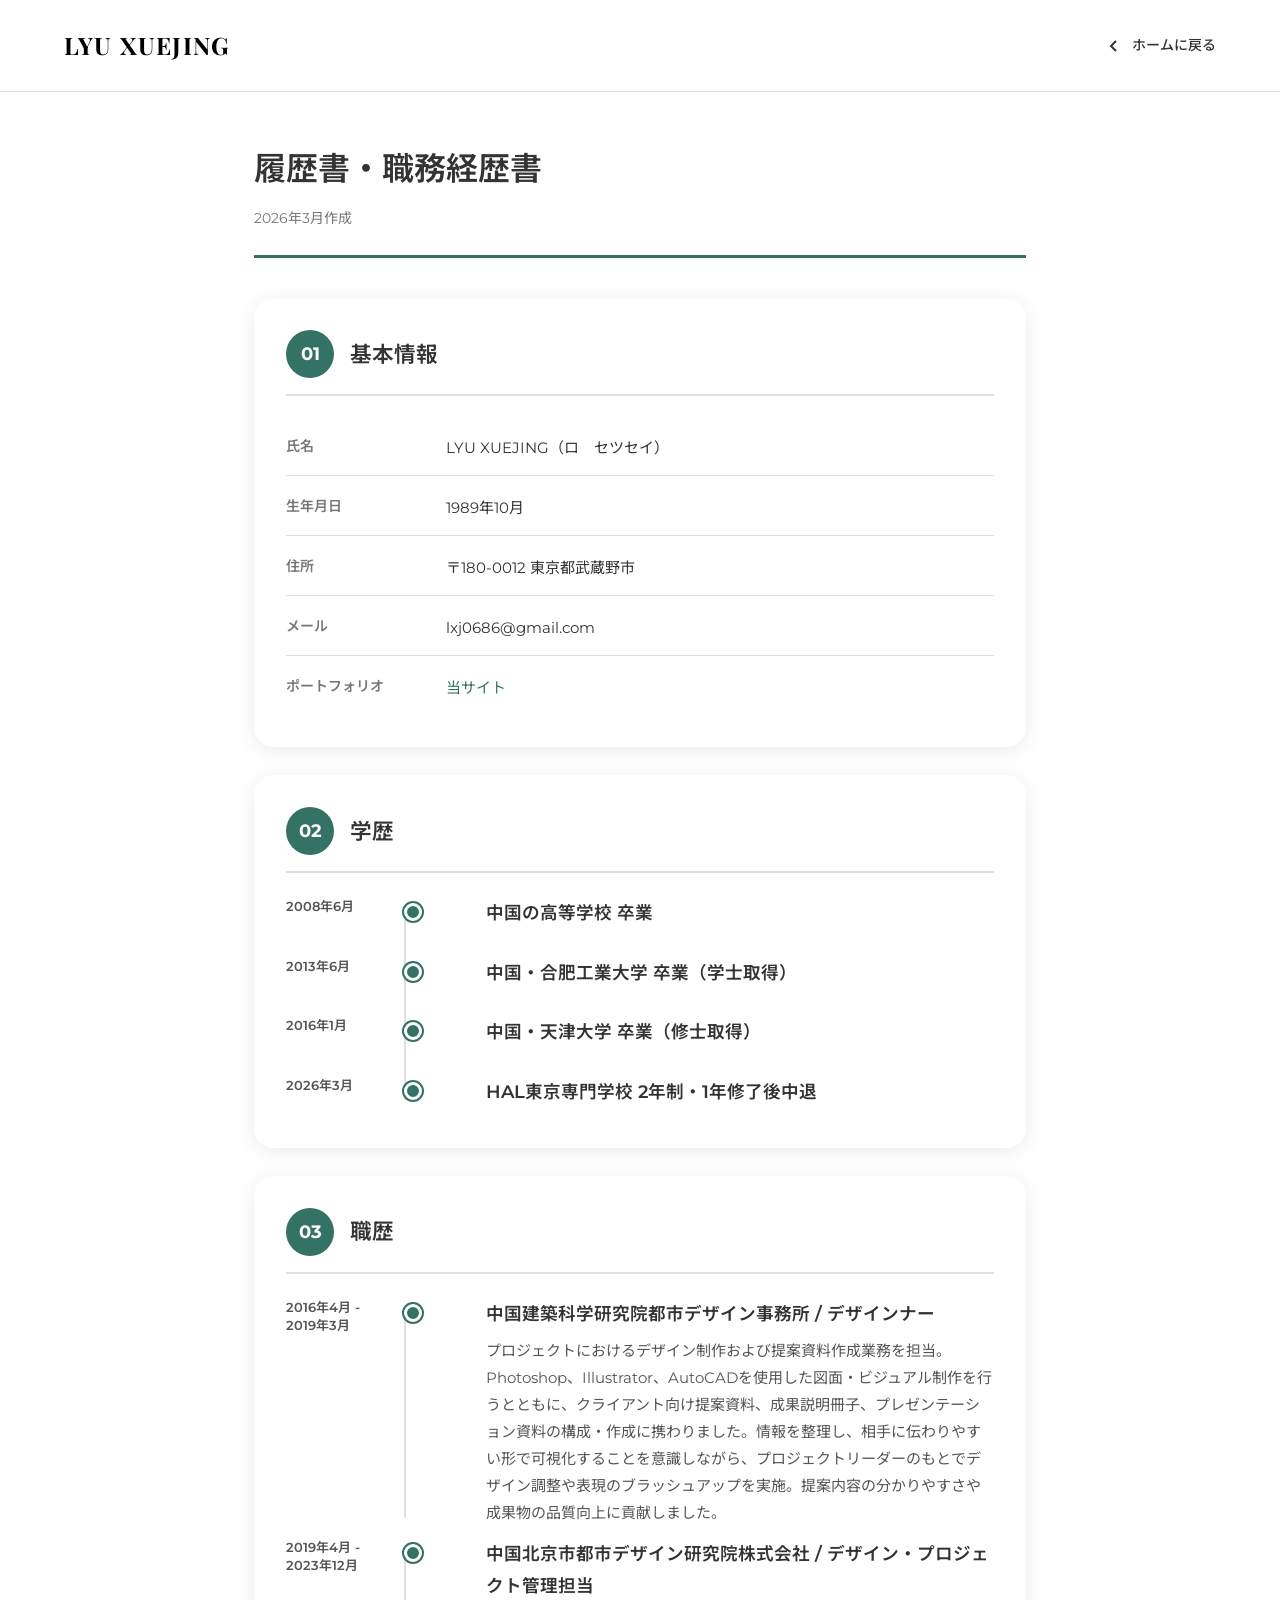
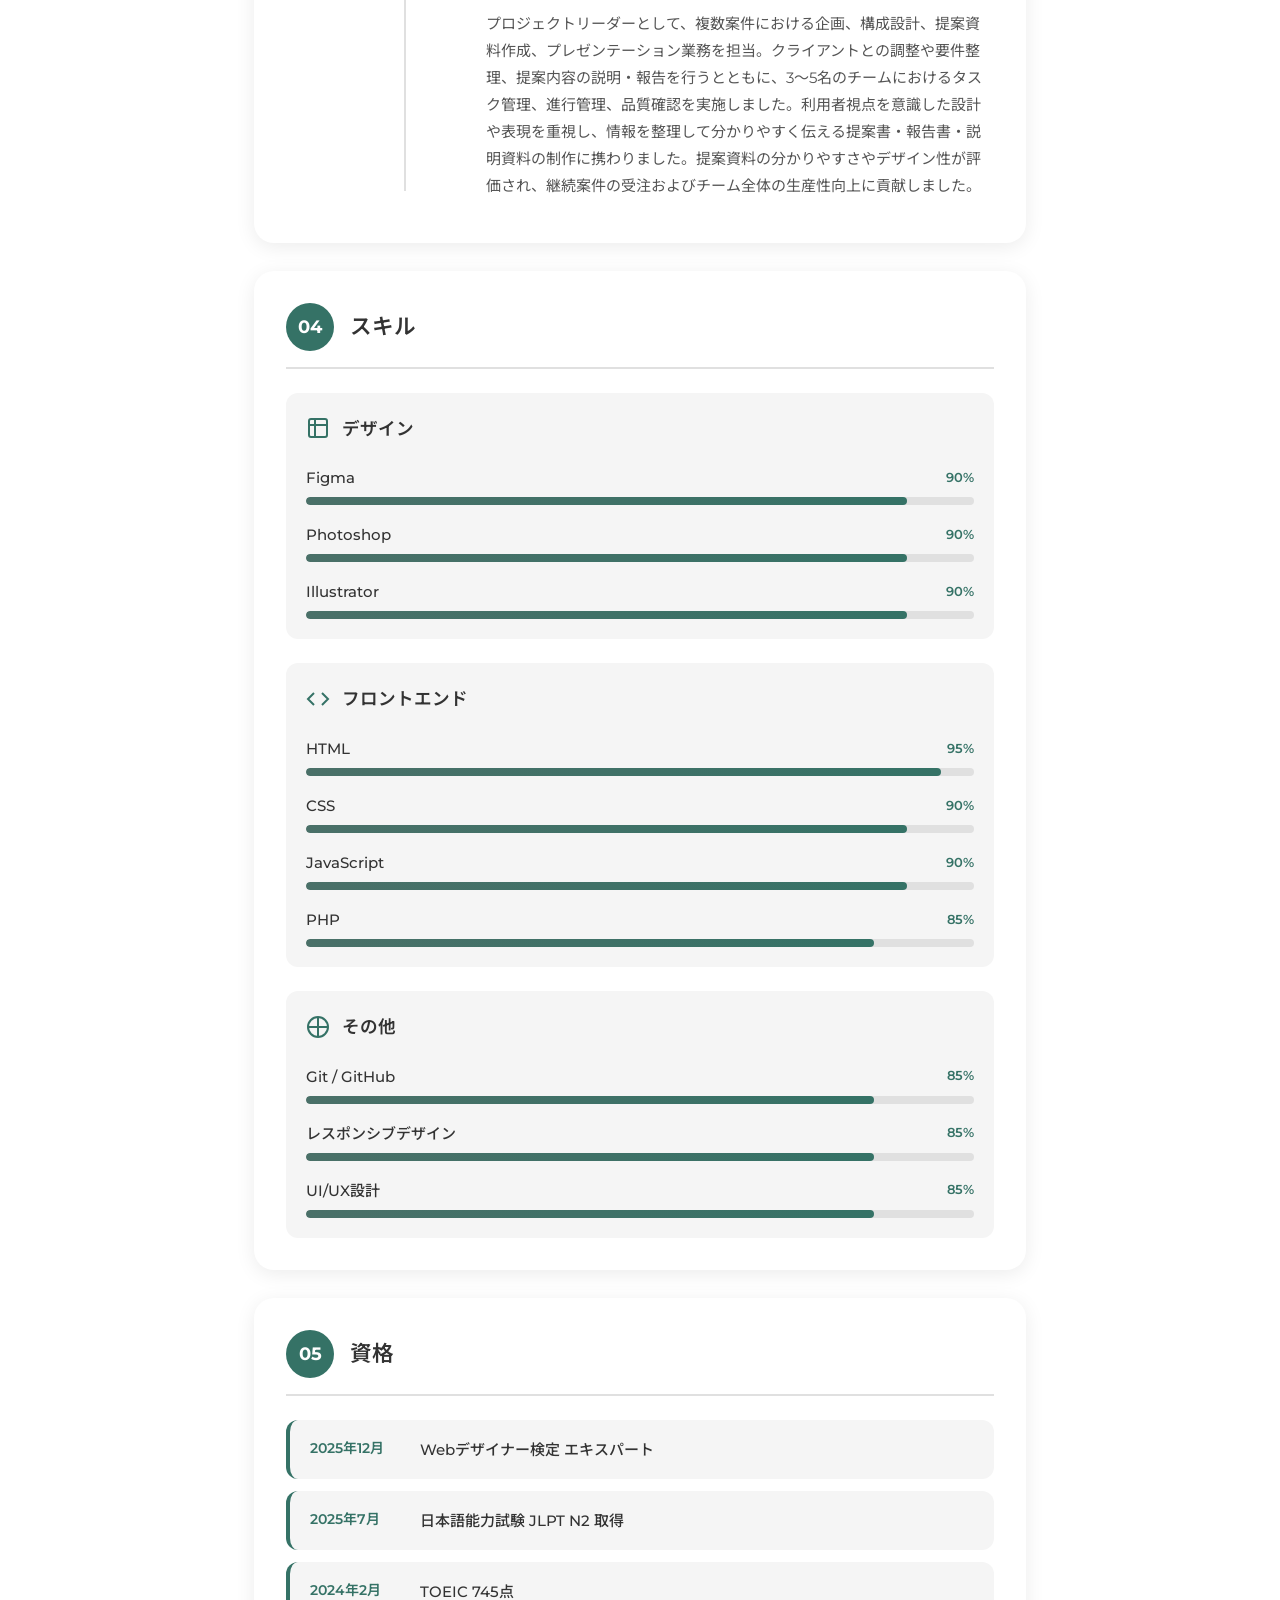
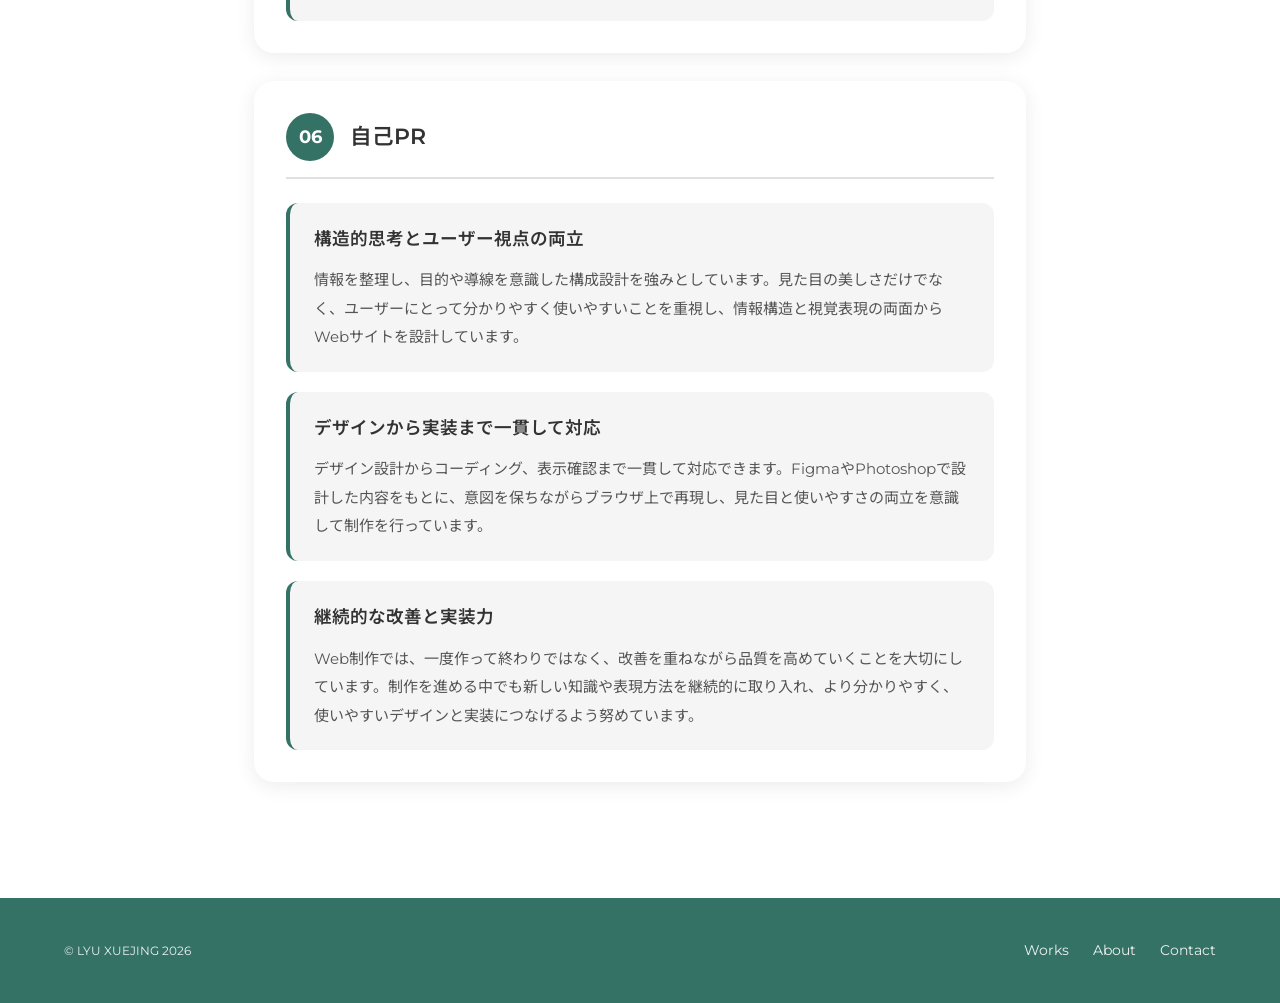
<file: resume.html>
<!DOCTYPE html>
<html lang="ja">
<head>
  <meta charset="UTF-8" />
  <meta name="viewport" content="width=device-width, initial-scale=1" />
  <title>履歴書・職務経歴書 | LYU XUEJING Portfolio</title>
  <meta name="description" content="Webデザイナー LYU XUEJING の履歴書・職務経歴書" />
  <link rel="preconnect" href="https://fonts.googleapis.com">
  <link rel="preconnect" href="https://fonts.gstatic.com" crossorigin>
  <link href="https://fonts.googleapis.com/css2?family=Montserrat:wght@400;500;600;700&family=Noto+Sans+JP:wght@400;500;700&family=Playfair+Display:wght@600;700&display=swap" rel="stylesheet">
  <link rel="stylesheet" href="resume.css" />
</head>
<body>

  <!-- ヘッダー：トップページと統一 -->
  <header class="resume-header-bar" role="banner">
    <div class="resume-header-inner">
      <a class="resume-logo" href="index.html#top" aria-label="ホームに戻る">LYU XUEJING</a>
      <nav class="resume-nav" role="navigation">
        <a href="index.html" class="resume-back-link">
          <svg width="20" height="20" viewBox="0 0 20 20" fill="none" stroke="currentColor" stroke-width="2">
            <polyline points="12 5 7 10 12 15"></polyline>
          </svg>
          <span>ホームに戻る</span>
        </a>
      </nav>
    </div>
  </header>

  <main class="resume-main">
    <div class="resume-container">

      <section class="resume-header">
        <div class="resume-header__content">
          <div class="resume-title">
            <h1>履歴書・職務経歴書</h1>
            <p class="resume-date">2026年3月作成</p>
          </div>
        </div>
      </section>

      <section class="resume-section">
        <h2 class="section-title">
          <span class="title-number">01</span>
          基本情報
        </h2>
        <div class="info-grid">
          <div class="info-row">
            <div class="info-label">氏名</div>
            <div class="info-value">LYU XUEJING（ロ　セツセイ）</div>
          </div>
          <div class="info-row">
            <div class="info-label">生年月日</div>
            <div class="info-value">1989年10月</div>
          </div>
          <div class="info-row">
            <div class="info-label">住所</div>
            <div class="info-value">〒180-0012  東京都武蔵野市</div>
          </div>
          
          <div class="info-row">
            <div class="info-label">メール</div>
            <div class="info-value">lxj0686@gmail.com</div>
          </div>
          
          <div class="info-row">
            <div class="info-label">ポートフォリオ</div>
            <div class="info-value">
              <a href="index.html" target="_blank" rel="noopener">当サイト</a>
            </div>
          </div>
        </div>
      </section>

      <section class="resume-section">
        <h2 class="section-title">
          <span class="title-number">02</span>
          学歴
        </h2>
        <div class="timeline">
          <div class="timeline-item">
            <div class="timeline-date">2008年6月</div>
            <div class="timeline-content">
              <h3>中国の高等学校 卒業</h3>
            </div>
          </div>
          <div class="timeline-item">
            <div class="timeline-date">2013年6月</div>
            <div class="timeline-content">
              <h3>中国・合肥工業大学 卒業（学士取得）</h3>
            </div>
          </div>
          <div class="timeline-item">
            <div class="timeline-date">2016年1月</div>
            <div class="timeline-content">
              <h3>中国・天津大学 卒業（修士取得）</h3>
            </div>
          </div>
          <div class="timeline-item">
            <div class="timeline-date">2026年3月</div>
            <div class="timeline-content">
              <h3>HAL東京専門学校 2年制・1年修了後中退</h3>
            </div>
          </div>
        </div>
      </section>

      <section class="resume-section">
        <h2 class="section-title">
          <span class="title-number">03</span>
          職歴
        </h2>
        <div class="timeline">
          <div class="timeline-item">
            <div class="timeline-date">2016年4月 - 2019年3月</div>
            <div class="timeline-content">
              <h3>中国建築科学研究院都市デザイン事務所 / デザインナー</h3>
              <p class="timeline-description">
                プロジェクトにおけるデザイン制作および提案資料作成業務を担当。Photoshop、Illustrator、AutoCADを使用した図面・ビジュアル制作を行うとともに、クライアント向け提案資料、成果説明冊子、プレゼンテーション資料の構成・作成に携わりました。情報を整理し、相手に伝わりやすい形で可視化することを意識しながら、プロジェクトリーダーのもとでデザイン調整や表現のブラッシュアップを実施。提案内容の分かりやすさや成果物の品質向上に貢献しました。
              </p>
            </div>
          </div>
        </div>
        <div class="timeline">
          <div class="timeline-item">
            <div class="timeline-date">2019年4月 - 2023年12月</div>
            <div class="timeline-content">
              <h3>中国北京市都市デザイン研究院株式会社 / デザイン・プロジェクト管理担当</h3>
              <p class="timeline-description">
                プロジェクトリーダーとして、複数案件における企画、構成設計、提案資料作成、プレゼンテーション業務を担当。クライアントとの調整や要件整理、提案内容の説明・報告を行うとともに、3〜5名のチームにおけるタスク管理、進行管理、品質確認を実施しました。利用者視点を意識した設計や表現を重視し、情報を整理して分かりやすく伝える提案書・報告書・説明資料の制作に携わりました。提案資料の分かりやすさやデザイン性が評価され、継続案件の受注およびチーム全体の生産性向上に貢献しました。
              </p>
            </div>
          </div>
        </div>
      </section>

      <section class="resume-section">
        <h2 class="section-title">
          <span class="title-number">04</span>
          スキル
        </h2>
        <div class="skills-container">
          <div class="skill-category">
            <h3 class="skill-category-title">
              <svg width="24" height="24" viewBox="0 0 24 24" fill="none" stroke="currentColor" stroke-width="2">
                <rect x="3" y="3" width="18" height="18" rx="2"/>
                <path d="M3 9h18M9 3v18"/>
              </svg>
              デザイン
            </h3>
            <div class="skill-list">
              <div class="skill-item">
                <div class="skill-header">
                  <span class="skill-name">Figma</span>
                  <span class="skill-level">90%</span>
                </div>
                <div class="skill-bar"><div class="skill-progress" style="width:90%"></div></div>
              </div>
              <div class="skill-item">
                <div class="skill-header">
                  <span class="skill-name">Photoshop</span>
                  <span class="skill-level">90%</span>
                </div>
                <div class="skill-bar"><div class="skill-progress" style="width:90%"></div></div>
              </div>
              <div class="skill-item">
                <div class="skill-header">
                  <span class="skill-name">Illustrator</span>
                  <span class="skill-level">90%</span>
                </div>
                <div class="skill-bar"><div class="skill-progress" style="width:90%"></div></div>
              </div>
            </div>
          </div>
          <div class="skill-category">
            <h3 class="skill-category-title">
              <svg width="24" height="24" viewBox="0 0 24 24" fill="none" stroke="currentColor" stroke-width="2">
                <path d="M16 18l6-6-6-6M8 6l-6 6 6 6"/>
              </svg>
              フロントエンド
            </h3>
            <div class="skill-list">
              <div class="skill-item">
                <div class="skill-header">
                  <span class="skill-name">HTML</span>
                  <span class="skill-level">95%</span>
                </div>
                <div class="skill-bar"><div class="skill-progress" style="width:95%"></div></div>
              </div>
              <div class="skill-item">
                <div class="skill-header">
                  <span class="skill-name">CSS</span>
                  <span class="skill-level">90%</span>
                </div>
                <div class="skill-bar"><div class="skill-progress" style="width:90%"></div></div>
              </div>
              <div class="skill-item">
                <div class="skill-header">
                  <span class="skill-name">JavaScript</span>
                  <span class="skill-level">90%</span>
                </div>
                <div class="skill-bar"><div class="skill-progress" style="width:90%"></div></div>
              </div>
              <div class="skill-item">
                <div class="skill-header">
                  <span class="skill-name">PHP</span>
                  <span class="skill-level">85%</span>
                </div>
                <div class="skill-bar"><div class="skill-progress" style="width:85%"></div></div>
              </div>
            </div>
          </div>
          <div class="skill-category">
            <h3 class="skill-category-title">
              <svg width="24" height="24" viewBox="0 0 24 24" fill="none" stroke="currentColor" stroke-width="2">
                <circle cx="12" cy="12" r="10"/>
                <path d="M12 2v20M2 12h20"/>
              </svg>
              その他
            </h3>
            <div class="skill-list">
              <div class="skill-item">
                <div class="skill-header">
                  <span class="skill-name">Git / GitHub</span>
                  <span class="skill-level">85%</span>
                </div>
                <div class="skill-bar"><div class="skill-progress" style="width:85%"></div></div>
              </div>
              <div class="skill-item">
                <div class="skill-header">
                  <span class="skill-name">レスポンシブデザイン</span>
                  <span class="skill-level">85%</span>
                </div>
                <div class="skill-bar"><div class="skill-progress" style="width:85%"></div></div>
              </div>
              <div class="skill-item">
                <div class="skill-header">
                  <span class="skill-name">UI/UX設計</span>
                  <span class="skill-level">85%</span>
                </div>
                <div class="skill-bar"><div class="skill-progress" style="width:85%"></div></div>
              </div>
            </div>
          </div>
        </div>
      </section>

      <section class="resume-section">
        <h2 class="section-title">
          <span class="title-number">05</span>
          資格
        </h2>
        <div class="cert-list">
          <div class="cert-item">
            <div class="cert-date">2025年12月</div>
            <div class="cert-name">Webデザイナー検定 エキスパート</div>
          </div>
          <div class="cert-item">
            <div class="cert-date">2025年7月</div>
            <div class="cert-name">日本語能力試験 JLPT N2 取得</div>
          </div>
          <div class="cert-item">
            <div class="cert-date">2024年2月</div>
            <div class="cert-name">TOEIC 745点</div>
          </div>
        </div>
      </section>

      <section class="resume-section">
        <h2 class="section-title">
          <span class="title-number">06</span>
          自己PR
        </h2>
        <div class="pr-content">
          <div class="pr-block">
            <h3 class="pr-title">構造的思考とユーザー視点の両立</h3>
            <p class="pr-text">
              情報を整理し、目的や導線を意識した構成設計を強みとしています。見た目の美しさだけでなく、ユーザーにとって分かりやすく使いやすいことを重視し、情報構造と視覚表現の両面からWebサイトを設計しています。
            </p>
          </div>
          <div class="pr-block">
            <h3 class="pr-title">デザインから実装まで一貫して対応</h3>
            <p class="pr-text">
              デザイン設計からコーディング、表示確認まで一貫して対応できます。FigmaやPhotoshopで設計した内容をもとに、意図を保ちながらブラウザ上で再現し、見た目と使いやすさの両立を意識して制作を行っています。
            </p>
          </div>
          <div class="pr-block">
            <h3 class="pr-title">継続的な改善と実装力</h3>
            <p class="pr-text">
              Web制作では、一度作って終わりではなく、改善を重ねながら品質を高めていくことを大切にしています。制作を進める中でも新しい知識や表現方法を継続的に取り入れ、より分かりやすく、使いやすいデザインと実装につなげるよう努めています。
            </p>
          </div>
        </div>
      </section>

    </div>
  </main>

  <footer class="resume-footer" role="contentinfo">
    <div class="resume-footer-inner">
      <p class="resume-footer-copy">© LYU XUEJING 2026</p>
      <nav class="resume-footer-nav">
        <a href="index.html#works">Works</a>
        <a href="index.html#about">About</a>
        <a href="index.html#contact">Contact</a>
      </nav>
    </div>
  </footer>

</body>
</html>
</file>
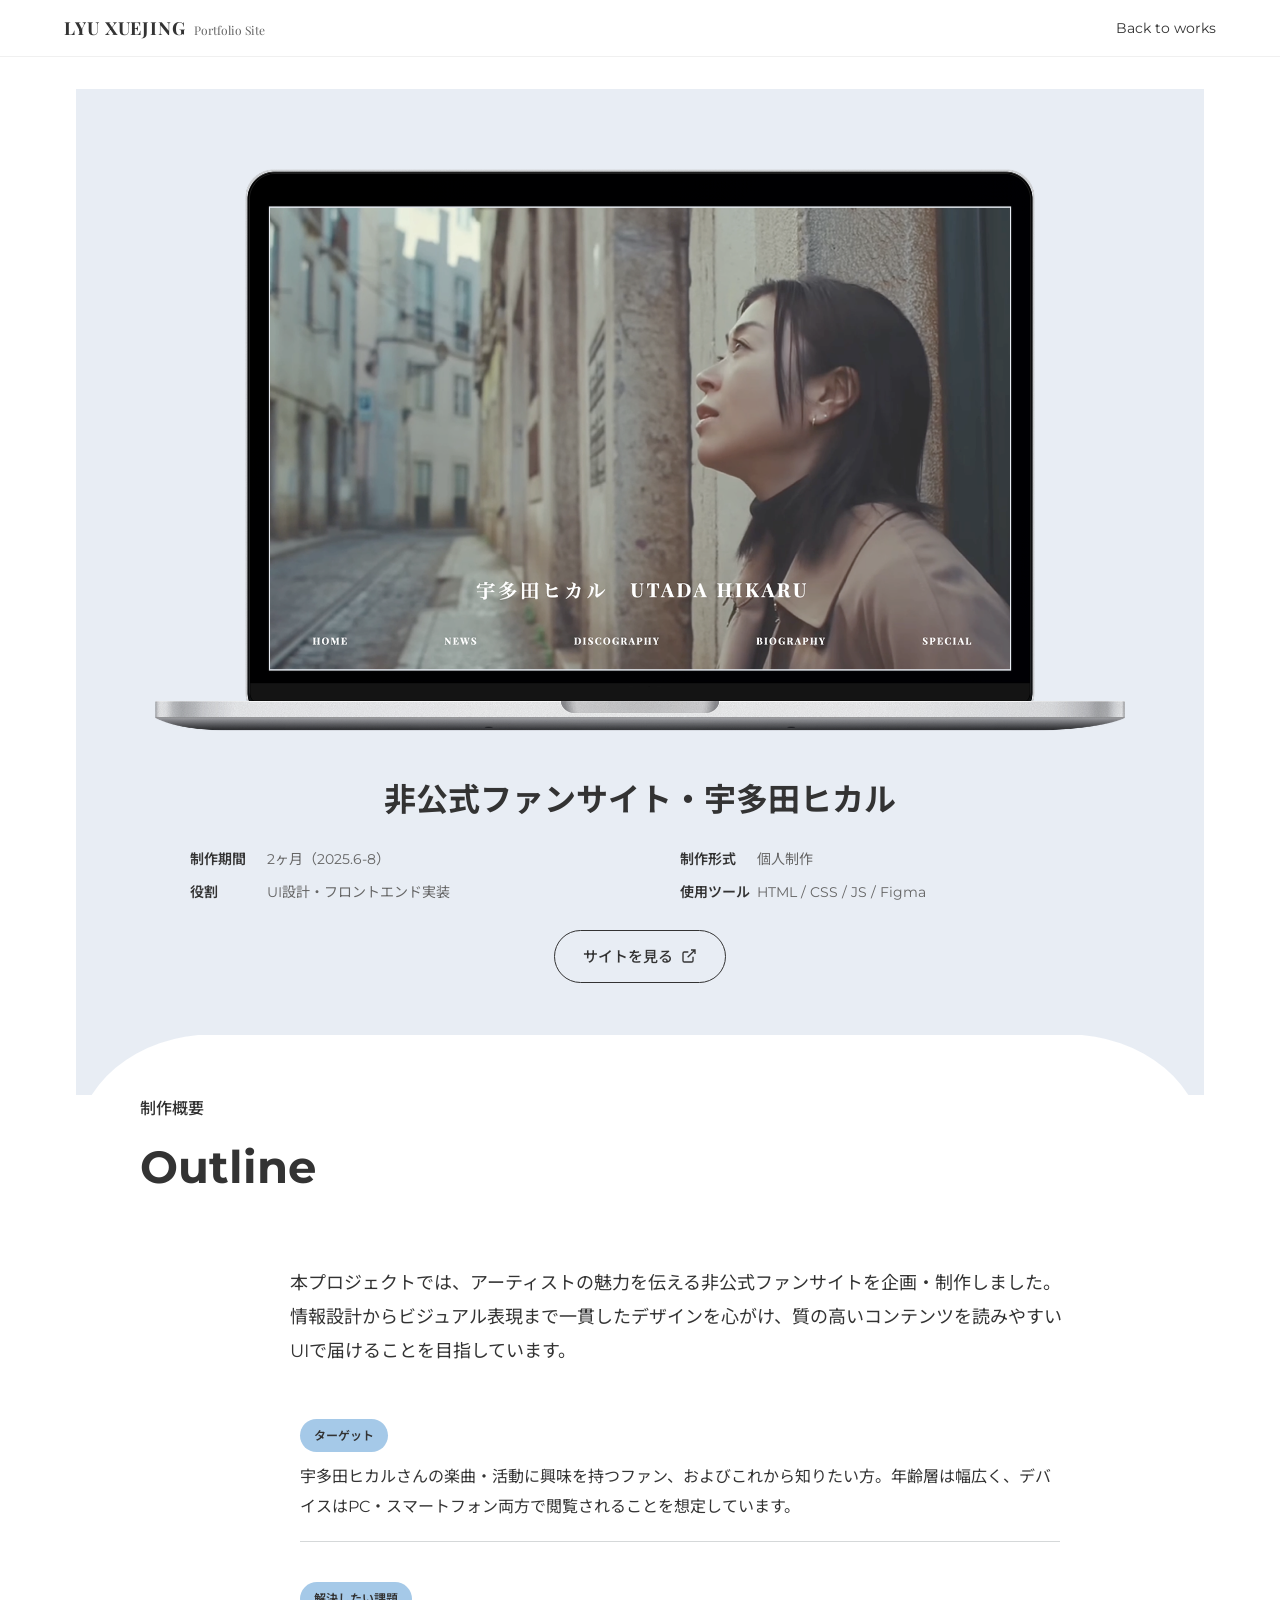
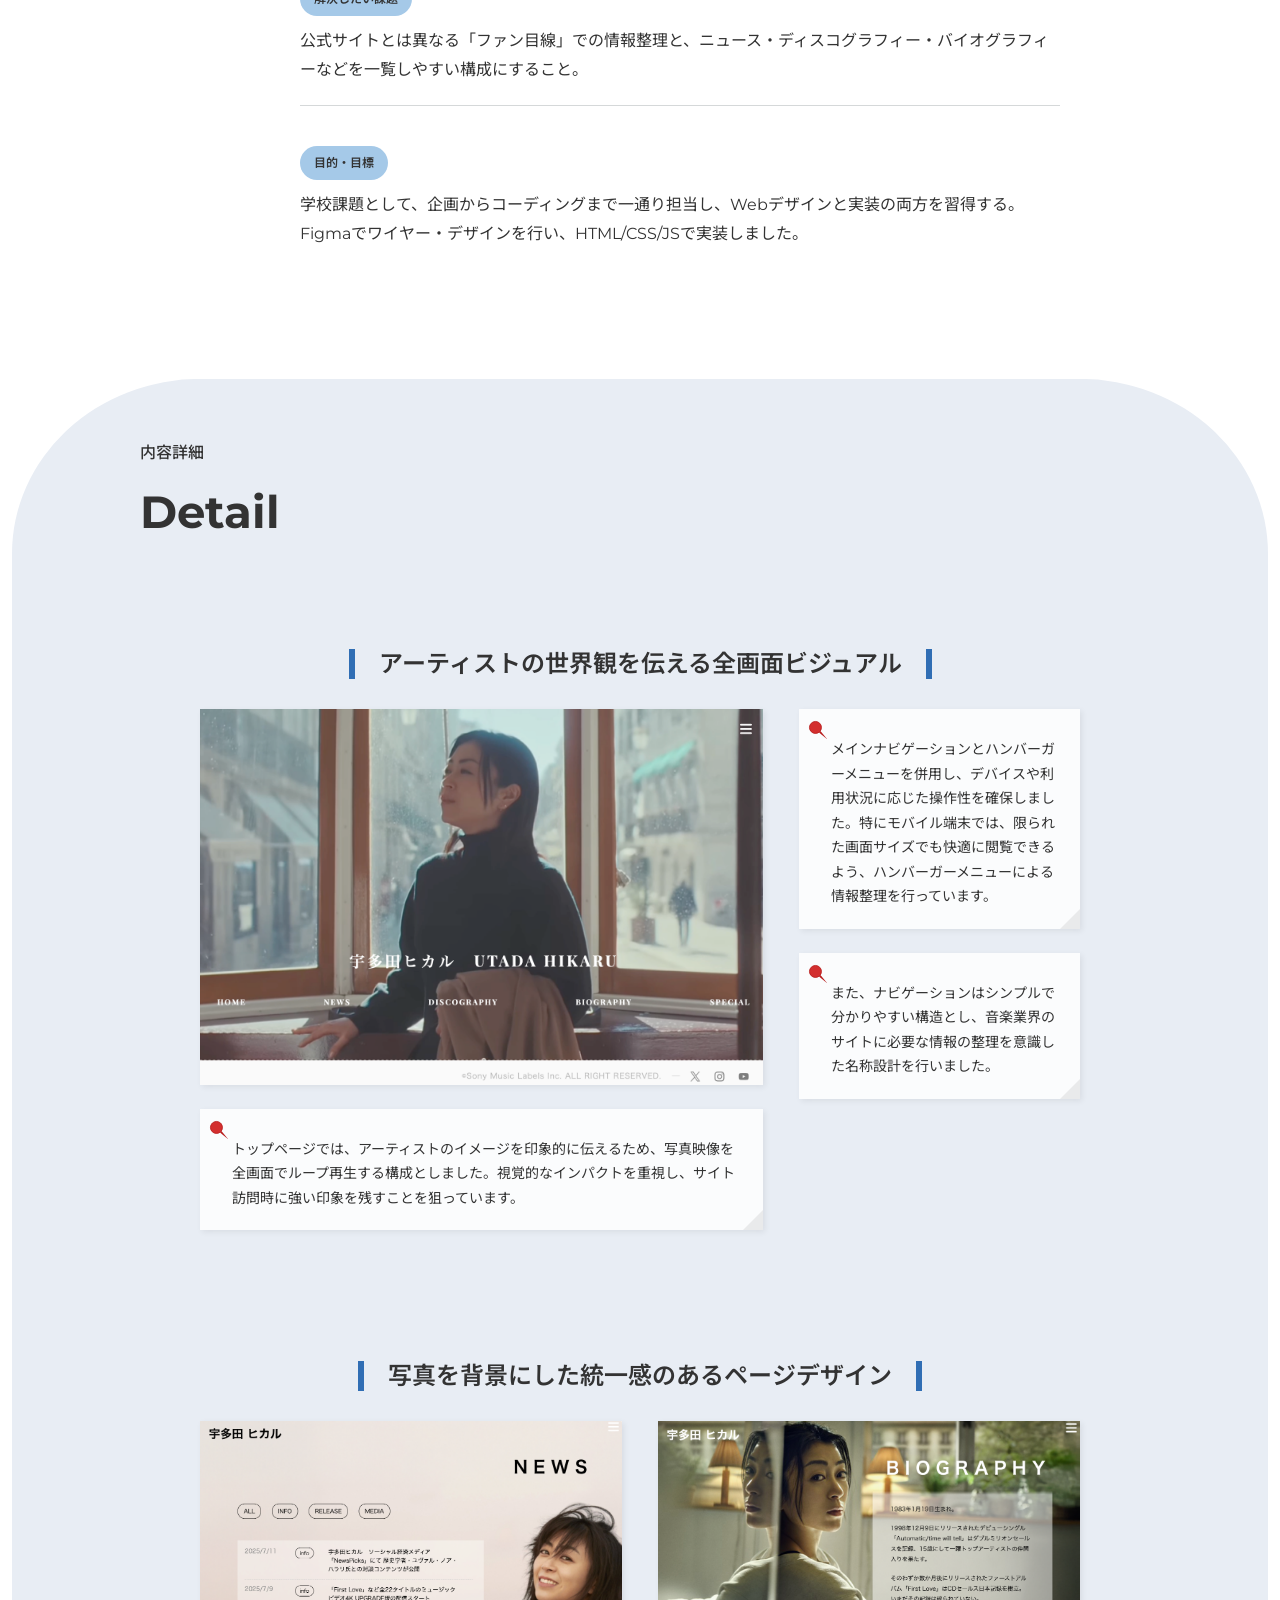
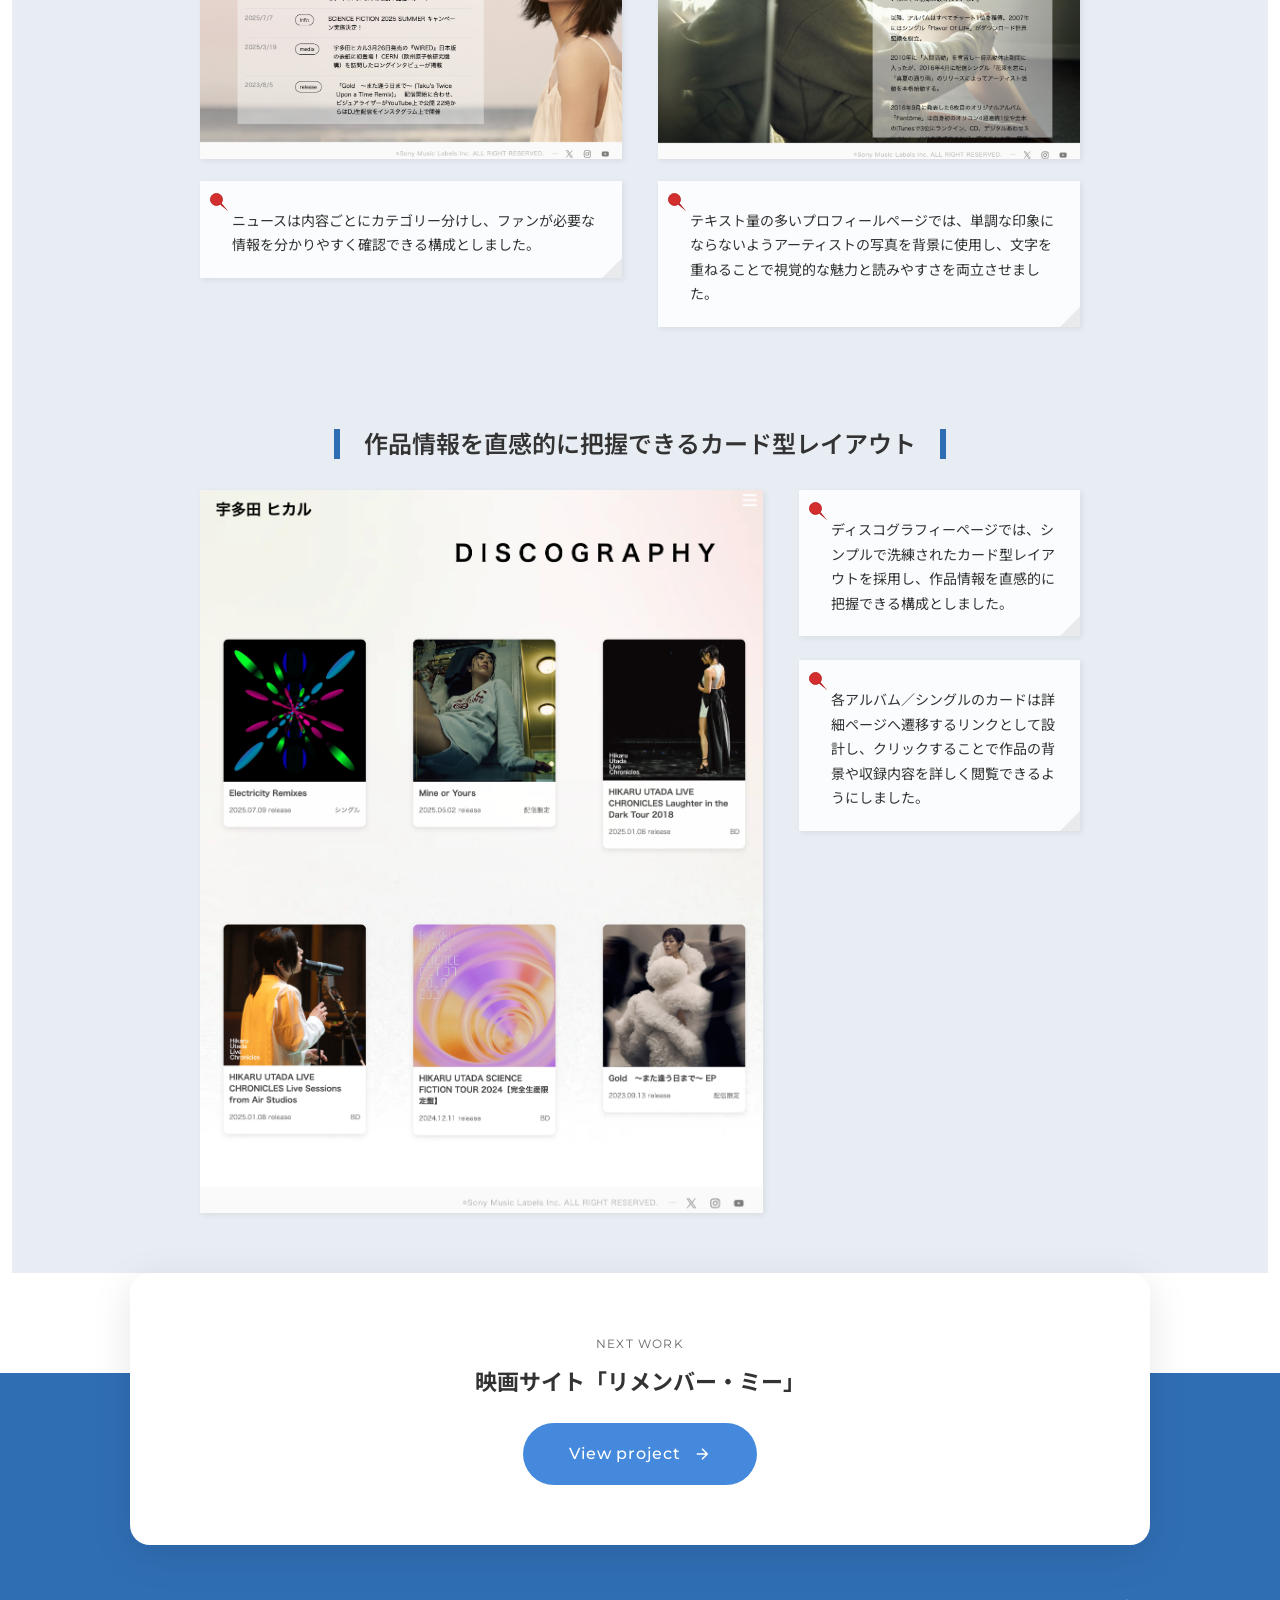
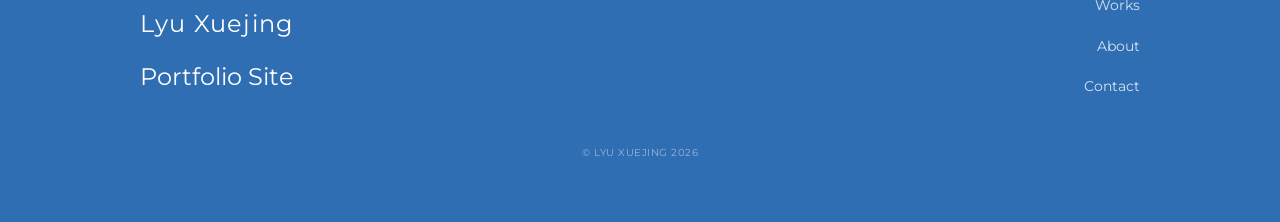
<file: work-1-utada.html>
<!DOCTYPE html>
<html lang="ja">
<head>
    <meta charset="UTF-8">
    <meta name="viewport" content="width=device-width, initial-scale=1.0">
    <title>非公式ファンサイト・宇多田ヒカル | LYU XUEJING Portfolio</title>
    <link rel="preconnect" href="https://fonts.googleapis.com">
    <link rel="preconnect" href="https://fonts.gstatic.com" crossorigin>
    <link href="https://fonts.googleapis.com/css2?family=Montserrat:wght@400;700;900&family=Noto+Sans+JP:wght@400;500;700&family=Playfair+Display:wght@400;600;700&display=swap" rel="stylesheet">
    <link rel="stylesheet" href="work-detail.css">
</head>
<body class="wd-page wd-theme-blue wd-layout-5blocks">
    <svg width="0" height="0" aria-hidden="true">
        <defs>
            <clipPath id="outline-top-arcs" clipPathUnits="objectBoundingBox">
                <path d="M 0,0.12 A 0.12,0.12 0 0 1 0.12,0 L 0.88,0 A 0.12,0.12 0 0 1 1,0.12 L 1,1 L 0,1 Z"/>
            </clipPath>
            <clipPath id="detail-top-arcs" clipPathUnits="objectBoundingBox">
                <path d="M 0,0.07 A 0.15,0.07 0 0 1 0.15,0 L 0.85,0 A 0.15,0.07 0 0 1 1,0.07 L 1,1 L 0,1 Z"/>
            </clipPath>
        </defs>
    </svg>
    <header class="wd-header">
        <div class="wd-header__left">
            <a href="index.html" class="wd-header__logo">LYU XUEJING</a>
            <span class="wd-header__site">Portfolio Site</span>
        </div>
        <div class="wd-header__right">
            <a href="index.html#works">Back to works</a>
        </div>
    </header>

    <main>
        <section class="wd-block wd-block-1">
            <div class="wd-hero__inner">
                <img class="wd-hero__mockup" src="img/wd-1mainpicture.png" alt="宇多田ヒカルファンサイト・メインビジュアル">
                <h1 class="wd-hero__title">非公式ファンサイト・宇多田ヒカル</h1>
                <dl class="wd-hero__meta">
                    <div class="wd-hero__meta-row">
                        <div class="wd-hero__meta-item"><dt>制作期間</dt><dd>2ヶ月（2025.6-8）</dd></div>
                        <div class="wd-hero__meta-item"><dt>制作形式</dt><dd>個人制作</dd></div>
                    </div>
                    <div class="wd-hero__meta-row">
                        <div class="wd-hero__meta-item"><dt>役割</dt><dd>UI設計・フロントエンド実装</dd></div>
                        <div class="wd-hero__meta-item"><dt>使用ツール</dt><dd>HTML / CSS / JS / Figma</dd></div>
                    </div>
                </dl>
                <div class="wd-view-site-wrap">
                    <a href="https://hfgdlxj.github.io/artist-site/" target="_blank" rel="noopener noreferrer" class="wd-view-site">
                        サイトを見る
                        <svg viewBox="0 0 24 24" fill="none" stroke="currentColor" stroke-width="2">
                            <path d="M18 13v6a2 2 0 0 1-2 2H5a2 2 0 0 1-2-2V8a2 2 0 0 1 2-2h6M15 3h6v6M10 14L21 3"/>
                        </svg>
                    </a>
                </div>
            </div>
        </section>

        <section class="wd-block wd-block-outline-combined">
            <h2 class="wd-section-title wd-section-title--outline"><span class="wd-section-title__ja">制作概要</span><span class="wd-section-title__en">Outline</span></h2>
            <div class="wd-outline">
                <p class="wd-outline__intro">
                    本プロジェクトでは、アーティストの魅力を伝える非公式ファンサイトを企画・制作しました。情報設計からビジュアル表現まで一貫したデザインを心がけ、質の高いコンテンツを読みやすいUIで届けることを目指しています。
                </p>
                <div class="wd-outline__block">
                    <span class="wd-outline__pill">ターゲット</span>
                    <p>宇多田ヒカルさんの楽曲・活動に興味を持つファン、およびこれから知りたい方。年齢層は幅広く、デバイスはPC・スマートフォン両方で閲覧されることを想定しています。</p>
                </div>
                <div class="wd-outline__block">
                    <span class="wd-outline__pill">解決したい課題</span>
                    <p>公式サイトとは異なる「ファン目線」での情報整理と、ニュース・ディスコグラフィー・バイオグラフィーなどを一覧しやすい構成にすること。</p>
                </div>
                <div class="wd-outline__block">
                    <span class="wd-outline__pill">目的・目標</span>
                    <p>学校課題として、企画からコーディングまで一通り担当し、Webデザインと実装の両方を習得する。Figmaでワイヤー・デザインを行い、HTML/CSS/JSで実装しました。</p>
                </div>
            </div>
        </section>

        <section class="wd-block wd-block-detail-combined">
            <h2 class="wd-section-title wd-section-title--detail"><span class="wd-section-title__ja">内容詳細</span><span class="wd-section-title__en">Detail</span></h2>
            <div class="wd-detail">
                <div class="wd-detail__block wd-detail__block--pattern1">
                    <h3 class="wd-detail__subtitle">アーティストの世界観を伝える全画面ビジュアル</h3>
                    <div class="wd-detail__body wd-detail__body--p1">
                        <div class="wd-detail__col-img">
                            <img class="wd-detail__img" src="img/wd-1detail1.png" alt="トップページ・全画面ループ映像のイメージ">
                            <p class="wd-detail__text-block">トップページでは、アーティストのイメージを印象的に伝えるため、写真映像を全画面でループ再生する構成としました。視覚的なインパクトを重視し、サイト訪問時に強い印象を残すことを狙っています。</p>
                        </div>
                        <div class="wd-detail__col-txt">
                            <p class="wd-detail__text-block">メインナビゲーションとハンバーガーメニューを併用し、デバイスや利用状況に応じた操作性を確保しました。特にモバイル端末では、限られた画面サイズでも快適に閲覧できるよう、ハンバーガーメニューによる情報整理を行っています。</p>
                            <p class="wd-detail__text-block">また、ナビゲーションはシンプルで分かりやすい構造とし、音楽業界のサイトに必要な情報の整理を意識した名称設計を行いました。</p>
                        </div>
                    </div>
                </div>

                <div class="wd-detail__block wd-detail__block--pattern2">
                    <h3 class="wd-detail__subtitle">写真を背景にした統一感のあるページデザイン</h3>
                    <div class="wd-detail__body wd-detail__body--p2">
                        <div class="wd-detail__cell">
                            <img class="wd-detail__img" src="img/wd-1detail2.png" alt="2枚画像レイアウト・左">
                            <p class="wd-detail__text-block">ニュースは内容ごとにカテゴリー分けし、ファンが必要な情報を分かりやすく確認できる構成としました。</p>
                        </div>
                        <div class="wd-detail__cell">
                            <img class="wd-detail__img" src="img/wd-1detail3.png" alt="2枚画像レイアウト・右">
                            <p class="wd-detail__text-block">テキスト量の多いプロフィールページでは、単調な印象にならないようアーティストの写真を背景に使用し、文字を重ねることで視覚的な魅力と読みやすさを両立させました。</p>
                        </div>
                    </div>
                </div>

                <div class="wd-detail__block wd-detail__block--pattern5">
                    <h3 class="wd-detail__subtitle">作品情報を直感的に把握できるカード型レイアウト</h3>
                    <div class="wd-detail__body wd-detail__body--p5">
                        <div class="wd-detail__col-img">
                            <img class="wd-detail__img wd-detail__img--7-9" src="img/wd-1detail4.png" alt="ディスコグラフィーページ・作品一覧のイメージ">
                        </div>
                        <div class="wd-detail__col-txt">
                            <p class="wd-detail__text-block">ディスコグラフィーページでは、シンプルで洗練されたカード型レイアウトを採用し、作品情報を直感的に把握できる構成としました。</p>
                            <p class="wd-detail__text-block">各アルバム／シングルのカードは詳細ページへ遷移するリンクとして設計し、クリックすることで作品の背景や収録内容を詳しく閲覧できるようにしました。</p>
                        </div>
                    </div>
                </div>
            </div>
        </section>

    </main>

    <footer class="wd-site-footer">
        <div class="wd-contact-card">
            <p class="wd-cta__label">next work</p>
            <h2 class="wd-cta__title">映画サイト「リメンバー・ミー」</h2>
            <a href="work-2-film.html" class="wd-btn-footer">
                View project
                <svg class="wd-cta-arrow" width="18" height="18" viewBox="0 0 24 24" fill="none" stroke="currentColor" stroke-width="2">
                    <path d="M5 12h14M12 5l7 7-7 7"/>
                </svg>
            </a>
        </div>
        <div class="wd-footer-main">
            <div class="wd-footer-inner">
                <div class="wd-footer-flex">
                    <div class="wd-footer-left">
                        <h2 class="wd-footer-logo">Lyu  Xuejing<br>Portfolio Site</h2>
                    </div>
                    <nav class="wd-footer-nav">
                        <a href="index.html#works">Works</a>
                        <a href="index.html#about">About</a>
                        <a href="index.html#contact">Contact</a>
                    </nav>
                </div>
                <p class="wd-footer-copyright">© LYU XUEJING 2026</p>
            </div>
        </div>
    </footer>

    <script src="work-detail.js"></script>
</body>
</html>
</file>
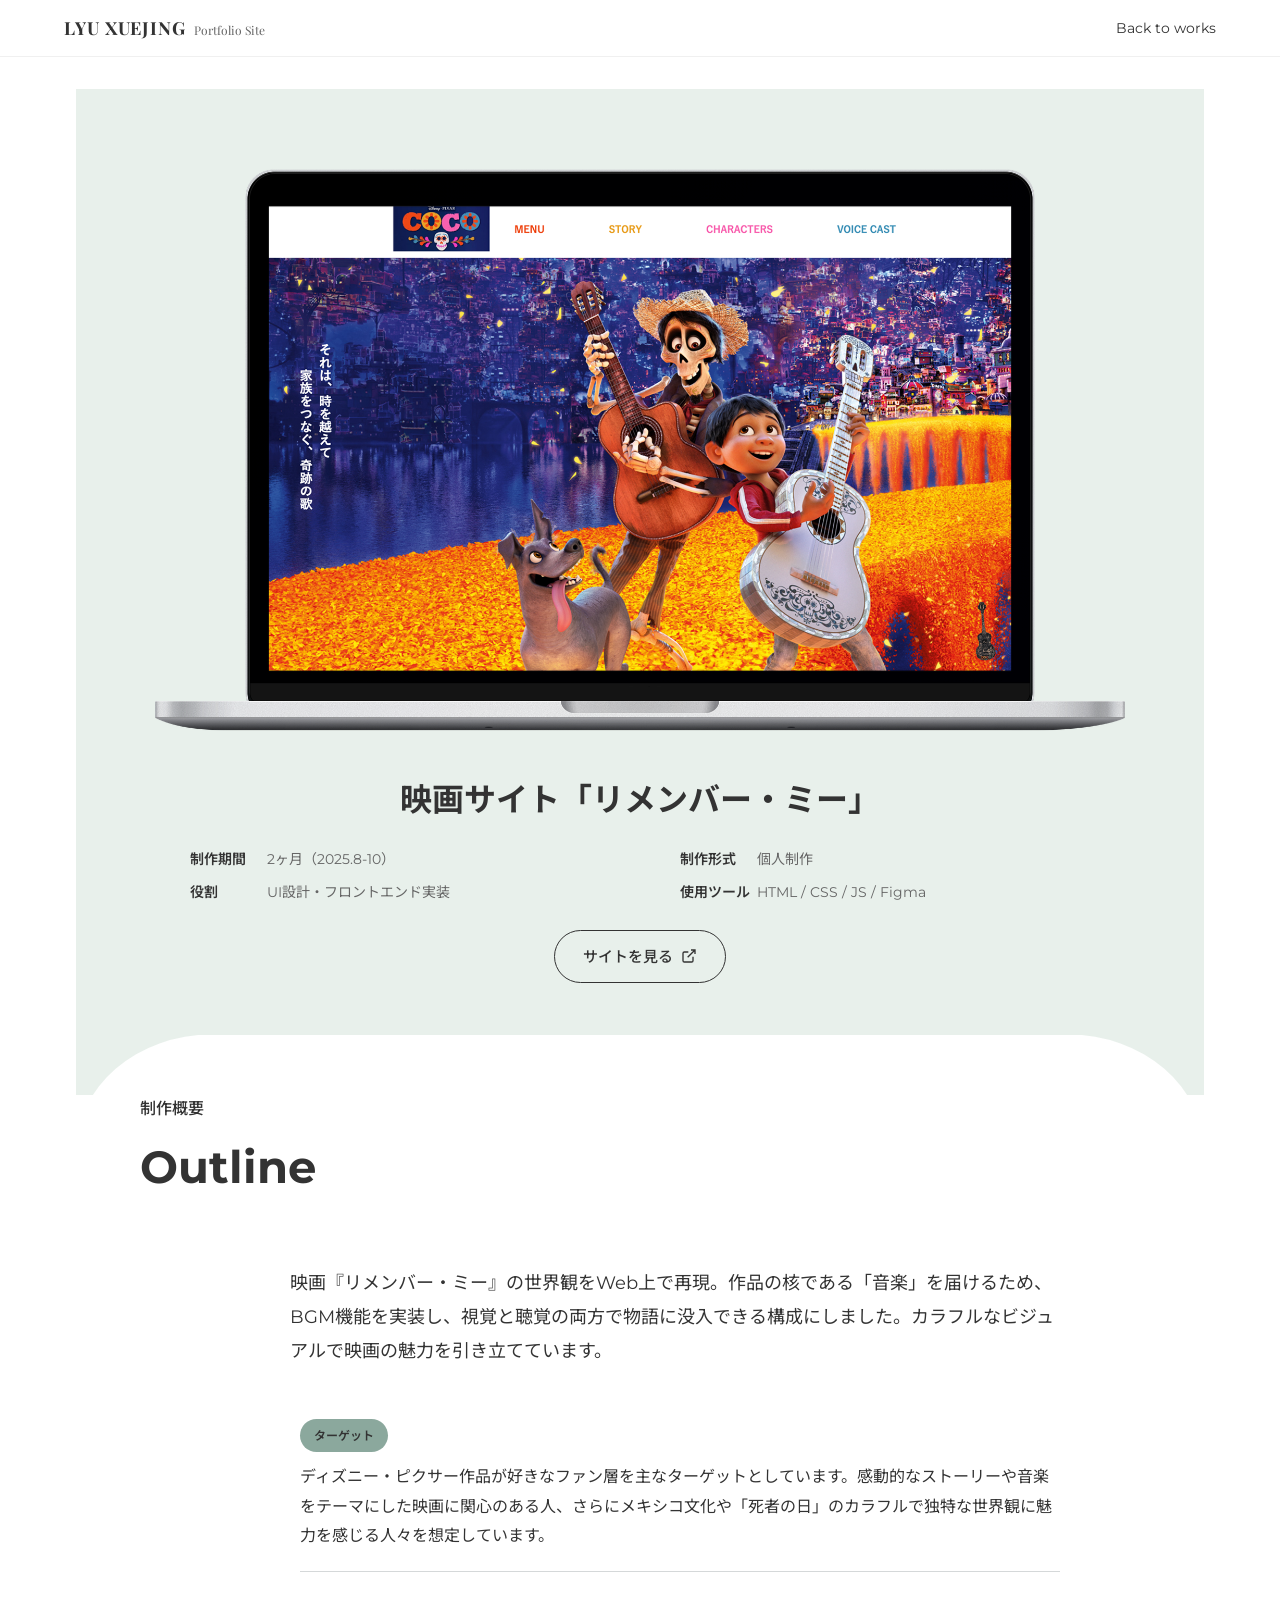
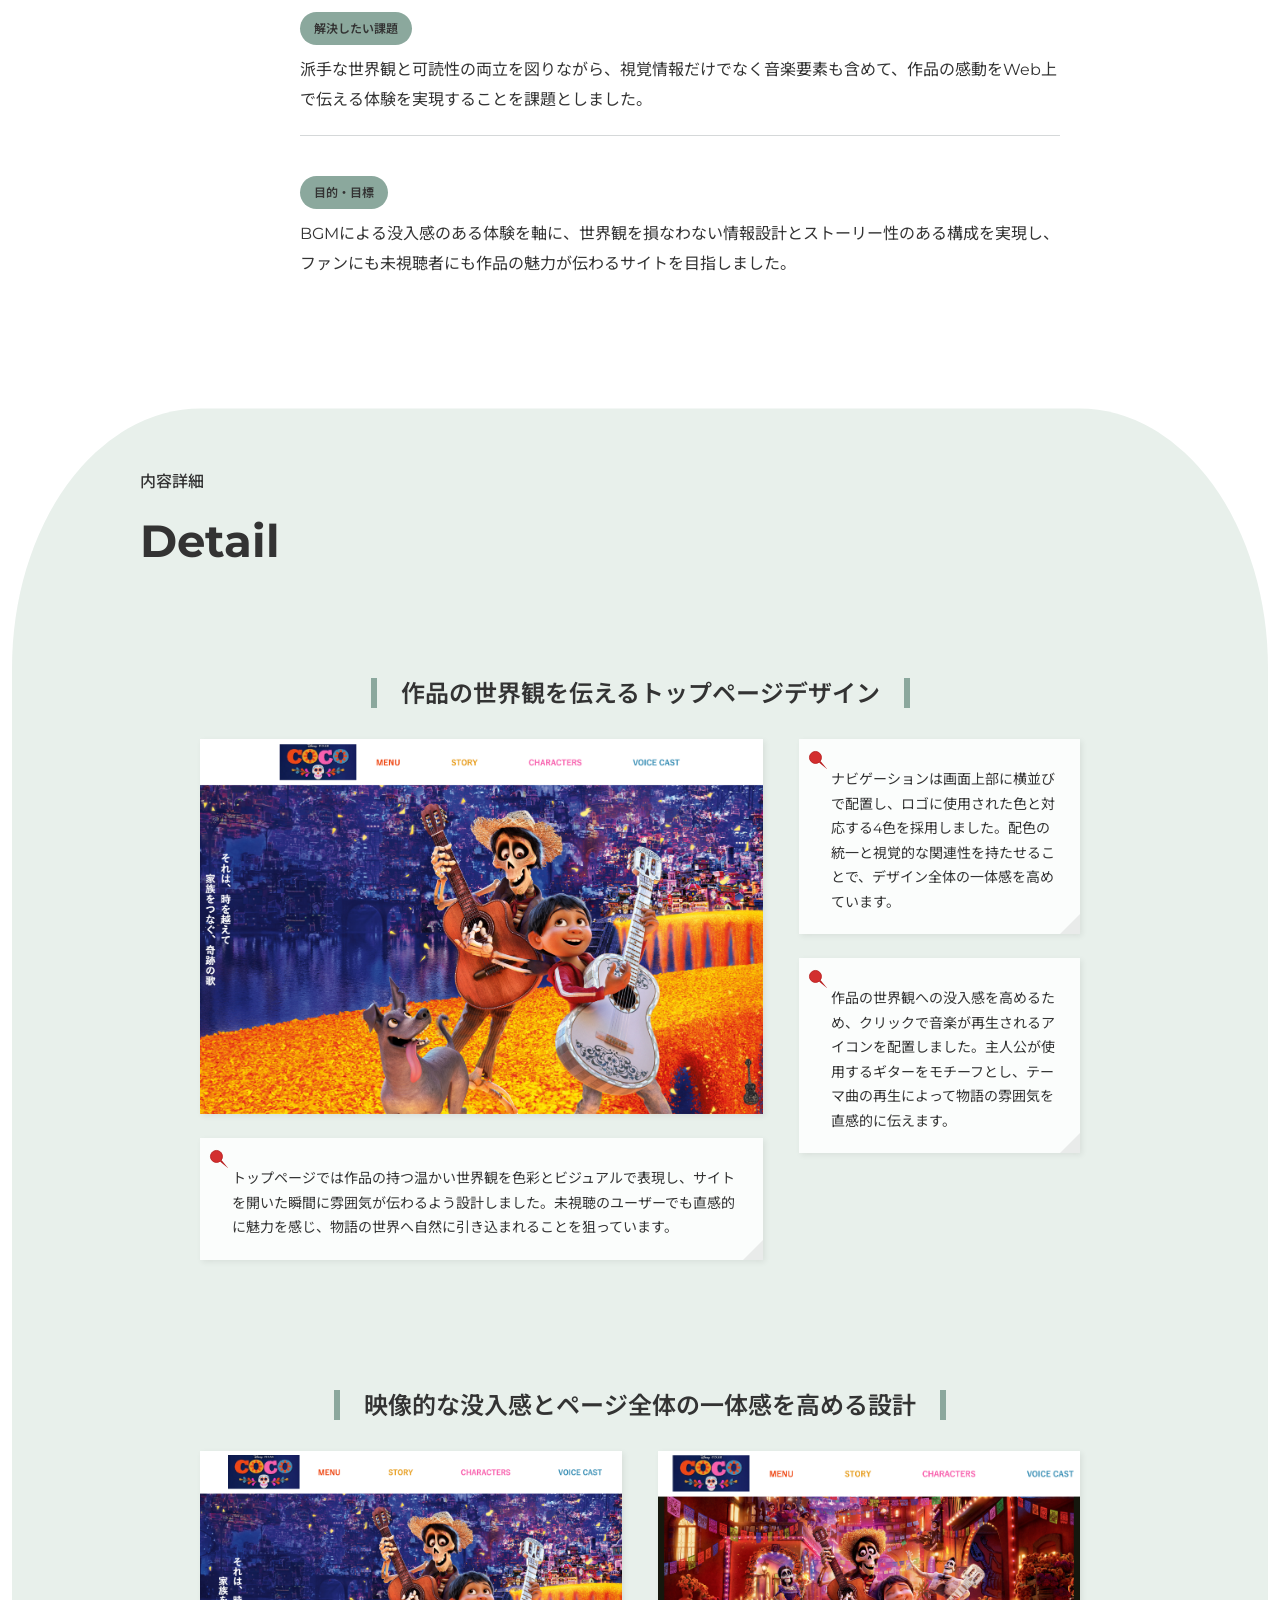
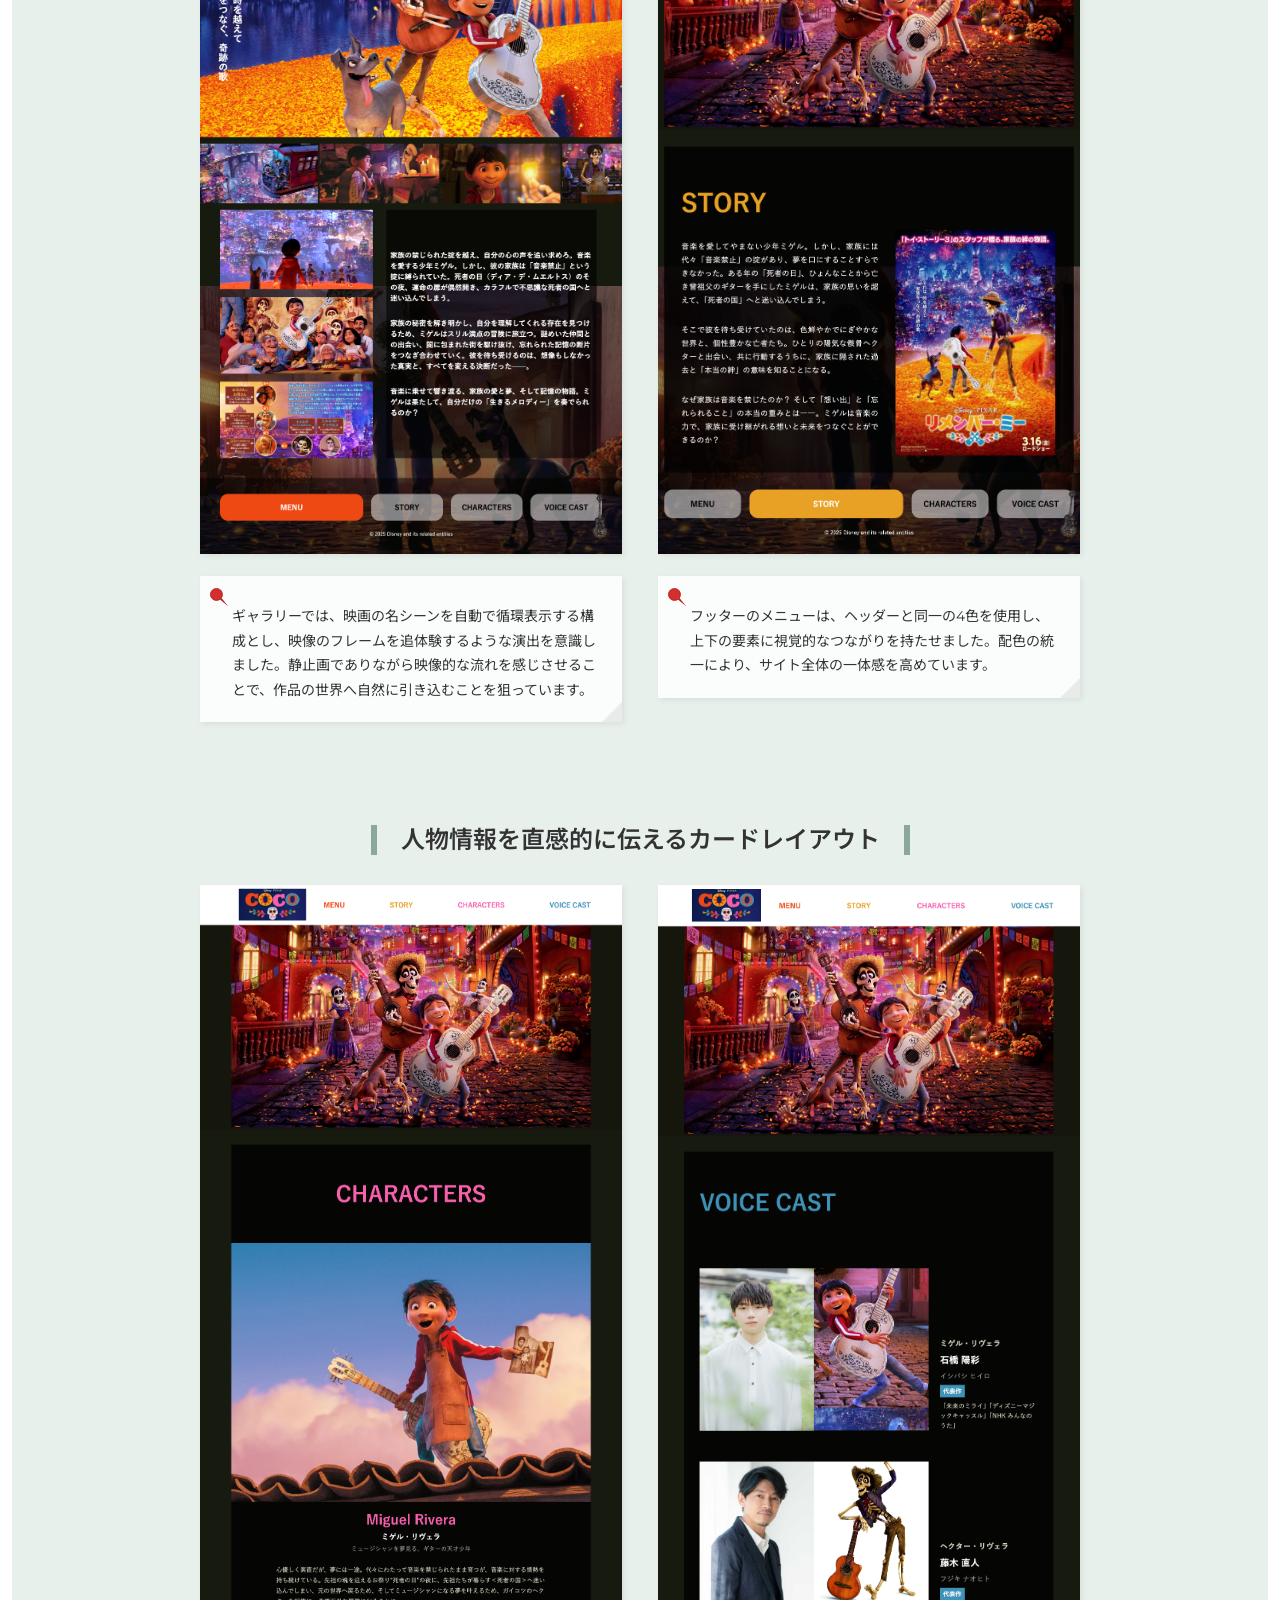
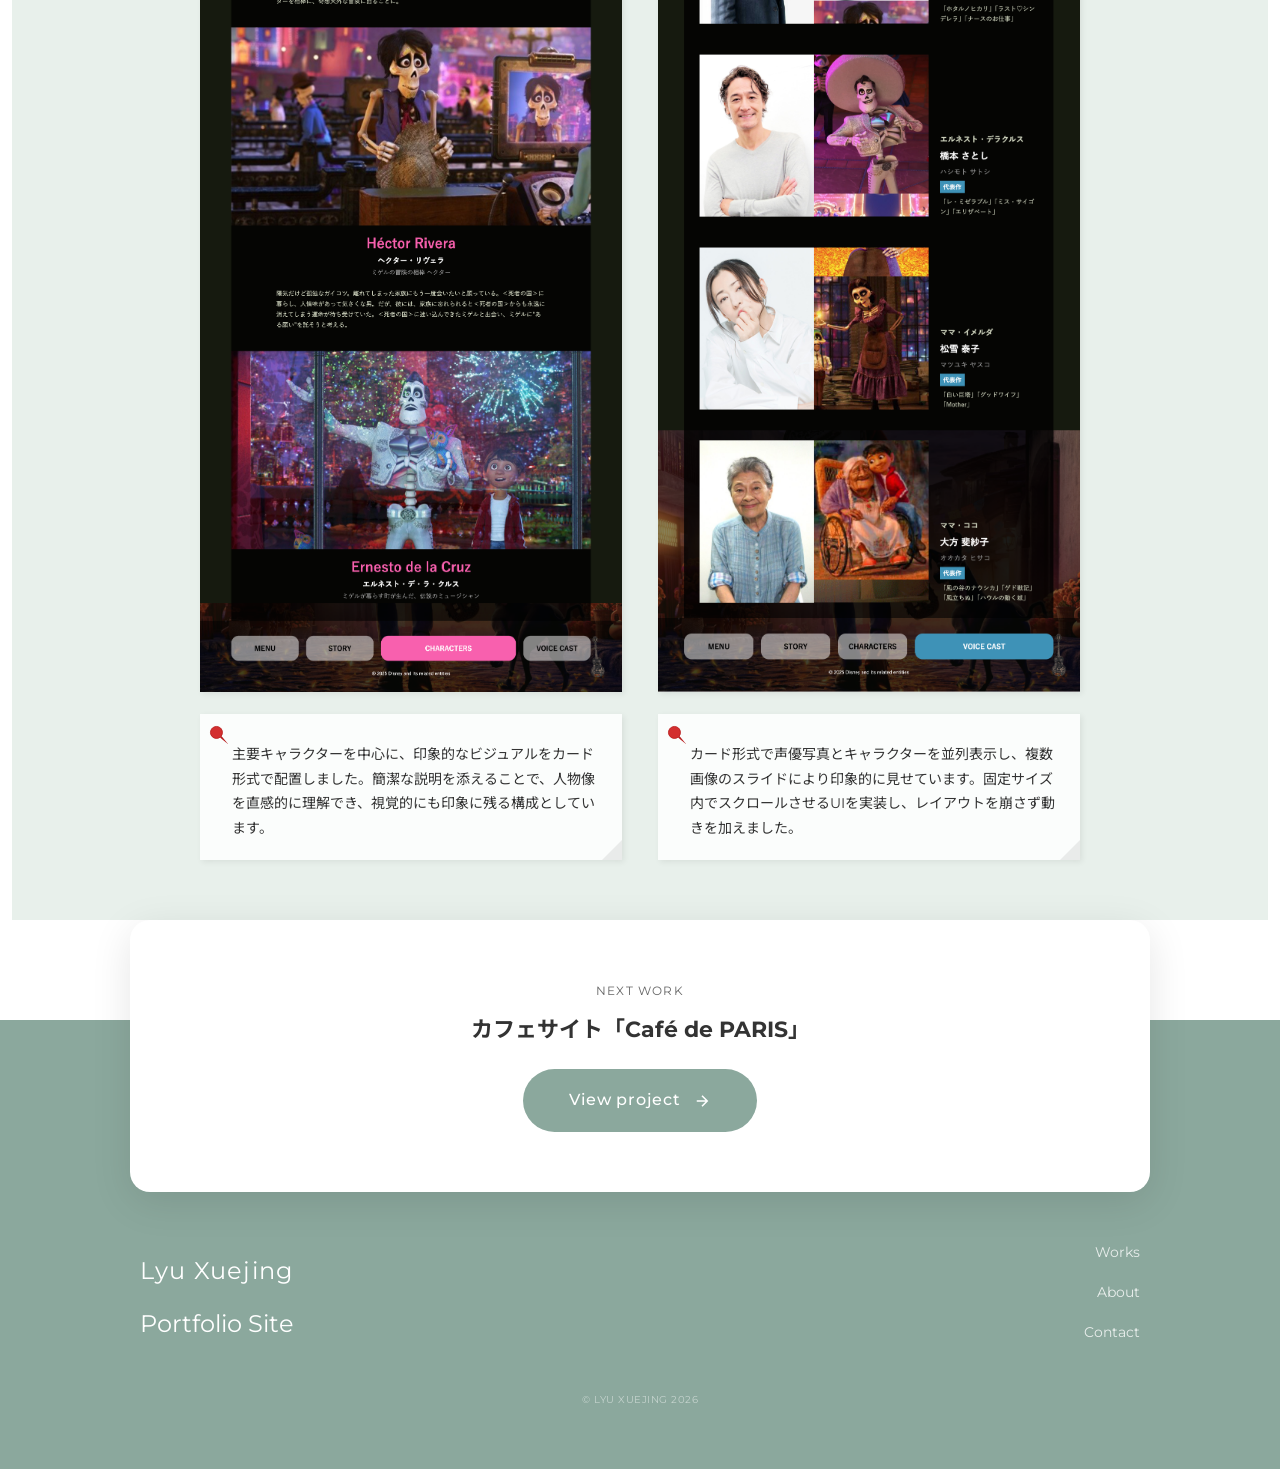
<file: work-2-film.html>
<!DOCTYPE html>
<html lang="ja">
<head>
    <meta charset="UTF-8">
    <meta name="viewport" content="width=device-width, initial-scale=1.0">
    <title>映画「リメンバー・ミー」サイト | LYU XUEJING Portfolio</title>
    <link rel="preconnect" href="https://fonts.googleapis.com">
    <link rel="preconnect" href="https://fonts.gstatic.com" crossorigin>
    <link href="https://fonts.googleapis.com/css2?family=Montserrat:wght@400;700;900&family=Noto+Sans+JP:wght@400;500;700&family=Playfair+Display:wght@400;600;700&display=swap" rel="stylesheet">
    <link rel="stylesheet" href="work-detail.css">
</head>
<body class="wd-page wd-theme-green wd-layout-5blocks">
    <svg width="0" height="0" aria-hidden="true">
        <defs>
            <clipPath id="outline-top-arcs" clipPathUnits="objectBoundingBox">
                <path d="M 0,0.12 A 0.12,0.12 0 0 1 0.12,0 L 0.88,0 A 0.12,0.12 0 0 1 1,0.12 L 1,1 L 0,1 Z"/>
            </clipPath>
            <clipPath id="detail-top-arcs" clipPathUnits="objectBoundingBox">
                <path d="M 0,0.07 A 0.15,0.07 0 0 1 0.15,0 L 0.85,0 A 0.15,0.07 0 0 1 1,0.07 L 1,1 L 0,1 Z"/>
            </clipPath>
        </defs>
    </svg>
    <header class="wd-header">
        <div class="wd-header__left">
            <a href="index.html" class="wd-header__logo">LYU XUEJING</a>
            <span class="wd-header__site">Portfolio Site</span>
        </div>
        <div class="wd-header__right">
            <a href="index.html#works">Back to works</a>
        </div>
    </header>

    <main>
        <section class="wd-block wd-block-1">
            <div class="wd-hero__inner">
                <img class="wd-hero__mockup" src="img/wd-2mainpicture.png" alt="映画「リメンバー・ミー」・メインビジュアル">
                <h1 class="wd-hero__title">映画サイト「リメンバー・ミー」</h1>
                <dl class="wd-hero__meta">
                    <div class="wd-hero__meta-row">
                        <div class="wd-hero__meta-item"><dt>制作期間</dt><dd>2ヶ月（2025.8-10）</dd></div>
                        <div class="wd-hero__meta-item"><dt>制作形式</dt><dd>個人制作</dd></div>
                    </div>
                    <div class="wd-hero__meta-row">
                        <div class="wd-hero__meta-item"><dt>役割</dt><dd>UI設計・フロントエンド実装</dd></div>
                        <div class="wd-hero__meta-item"><dt>使用ツール</dt><dd>HTML / CSS / JS / Figma</dd></div>
                    </div>
                </dl>
                <div class="wd-view-site-wrap">
                    <a href="https://hfgdlxj.github.io/filmsite/" target="_blank" rel="noopener noreferrer" class="wd-view-site">
                        サイトを見る
                        <svg viewBox="0 0 24 24" fill="none" stroke="currentColor" stroke-width="2">
                            <path d="M18 13v6a2 2 0 0 1-2 2H5a2 2 0 0 1-2-2V8a2 2 0 0 1 2-2h6M15 3h6v6M10 14L21 3"/>
                        </svg>
                    </a>
                </div>
            </div>
        </section>

        <section class="wd-block wd-block-outline-combined">
            <h2 class="wd-section-title wd-section-title--outline"><span class="wd-section-title__ja">制作概要</span><span class="wd-section-title__en">Outline</span></h2>
            <div class="wd-outline">
                <p class="wd-outline__intro">
                    映画『リメンバー・ミー』の世界観をWeb上で再現。作品の核である「音楽」を届けるため、BGM機能を実装し、視覚と聴覚の両方で物語に没入できる構成にしました。カラフルなビジュアルで映画の魅力を引き立てています。
                </p>
                <div class="wd-outline__block">
                    <span class="wd-outline__pill">ターゲット</span>
                    <p>ディズニー・ピクサー作品が好きなファン層を主なターゲットとしています。感動的なストーリーや音楽をテーマにした映画に関心のある人、さらにメキシコ文化や「死者の日」のカラフルで独特な世界観に魅力を感じる人々を想定しています。</p>
                </div>
                <div class="wd-outline__block">
                    <span class="wd-outline__pill">解決したい課題</span>
                    <p>派手な世界観と可読性の両立を図りながら、視覚情報だけでなく音楽要素も含めて、作品の感動をWeb上で伝える体験を実現することを課題としました。</p>
                </div>
                <div class="wd-outline__block">
                    <span class="wd-outline__pill">目的・目標</span>
                    <p>BGMによる没入感のある体験を軸に、世界観を損なわない情報設計とストーリー性のある構成を実現し、ファンにも未視聴者にも作品の魅力が伝わるサイトを目指しました。</p>
                </div>
            </div>
        </section>

        <section class="wd-block wd-block-detail-combined">
            <h2 class="wd-section-title wd-section-title--detail"><span class="wd-section-title__ja">内容詳細</span><span class="wd-section-title__en">Detail</span></h2>
            <div class="wd-detail">
                <div class="wd-detail__block wd-detail__block--pattern1">
                    <h3 class="wd-detail__subtitle">作品の世界観を伝えるトップページデザイン</h3>
                    <div class="wd-detail__body wd-detail__body--p1">
                        <div class="wd-detail__col-img">
                            <img class="wd-detail__img" src="img/wd-2detail1.png" alt="トップページ・全画面ループ映像のイメージ">
                            <p class="wd-detail__text-block">トップページでは作品の持つ温かい世界観を色彩とビジュアルで表現し、サイトを開いた瞬間に雰囲気が伝わるよう設計しました。未視聴のユーザーでも直感的に魅力を感じ、物語の世界へ自然に引き込まれることを狙っています。</p>
                        </div>
                        <div class="wd-detail__col-txt">
                            <p class="wd-detail__text-block">ナビゲーションは画面上部に横並びで配置し、ロゴに使用された色と対応する4色を採用しました。配色の統一と視覚的な関連性を持たせることで、デザイン全体の一体感を高めています。</p>
                            <p class="wd-detail__text-block">作品の世界観への没入感を高めるため、クリックで音楽が再生されるアイコンを配置しました。主人公が使用するギターをモチーフとし、テーマ曲の再生によって物語の雰囲気を直感的に伝えます。</p>
                        </div>
                    </div>
                </div>

                <div class="wd-detail__block wd-detail__block--pattern2">
                    <h3 class="wd-detail__subtitle">映像的な没入感とページ全体の一体感を高める設計</h3>
                    <div class="wd-detail__body wd-detail__body--p2">
                        <div class="wd-detail__cell">
                            <img class="wd-detail__img" src="img/wd-2detail2.png" alt="2枚画像レイアウト・左">
                            <p class="wd-detail__text-block">ギャラリーでは、映画の名シーンを自動で循環表示する構成とし、映像のフレームを追体験するような演出を意識しました。静止画でありながら映像的な流れを感じさせることで、作品の世界へ自然に引き込むことを狙っています。</p>
                        </div>
                        <div class="wd-detail__cell">
                            <img class="wd-detail__img" src="img/wd-2detail3.png" alt="2枚画像レイアウト・右">
                            <p class="wd-detail__text-block">フッターのメニューは、ヘッダーと同一の4色を使用し、上下の要素に視覚的なつながりを持たせました。配色の統一により、サイト全体の一体感を高めています。</p>
                        </div>
                    </div>
                </div>

                <div class="wd-detail__block wd-detail__block--pattern2">
                    <h3 class="wd-detail__subtitle">人物情報を直感的に伝えるカードレイアウト</h3>
                    <div class="wd-detail__body wd-detail__body--p2-310">
                        <div class="wd-detail__cell">
                            <img class="wd-detail__img" src="img/wd-2detail5.png" alt="2枚画像レイアウト（3:10）・左">
                            <p class="wd-detail__text-block">主要キャラクターを中心に、印象的なビジュアルをカード形式で配置しました。簡潔な説明を添えることで、人物像を直感的に理解でき、視覚的にも印象に残る構成としています。</p>
                        </div>
                        <div class="wd-detail__cell">
                            <img class="wd-detail__img" src="img/wd-2detail4.png" alt="2枚画像レイアウト（3:10）・右">
                            <p class="wd-detail__text-block">カード形式で声優写真とキャラクターを並列表示し、複数画像のスライドにより印象的に見せています。固定サイズ内でスクロールさせるUIを実装し、レイアウトを崩さず動きを加えました。</p>
                        </div>
                    </div>
                </div>

            </div>
        </section>

    </main>

    <footer class="wd-site-footer">
        <div class="wd-contact-card">
            <p class="wd-cta__label">next work</p>
            <h2 class="wd-cta__title">カフェサイト「Café de PARIS」</h2>
            <a href="work-3-cafe.html" class="wd-btn-footer">
                View project
                <svg class="wd-cta-arrow" width="18" height="18" viewBox="0 0 24 24" fill="none" stroke="currentColor" stroke-width="2">
                    <path d="M5 12h14M12 5l7 7-7 7"/>
                </svg>
            </a>
        </div>
        <div class="wd-footer-main">
            <div class="wd-footer-inner">
                <div class="wd-footer-flex">
                    <div class="wd-footer-left">
                        <h2 class="wd-footer-logo">Lyu  Xuejing<br>Portfolio Site</h2>
                    </div>
                    <nav class="wd-footer-nav">
                        <a href="index.html#works">Works</a>
                        <a href="index.html#about">About</a>
                        <a href="index.html#contact">Contact</a>
                    </nav>
                </div>
                <p class="wd-footer-copyright">© LYU XUEJING 2026</p>
            </div>
        </div>
    </footer>

    <script src="work-detail.js"></script>
</body>
</html>
</file>
<file: resume.css>
@charset "UTF-8";

/* ==========================================================================
   履歴書ページ - トップページ（index.html）とスタイルを統一
   ========================================================================== */

/* トップページと同じカラー・フォント */
:root {
  --resume-primary: #357266;
  --resume-primary-dark: #2d5d52;
  --resume-primary-light: #4A7068;
  --resume-text: #333;
  --resume-text-light: #555;
  --resume-text-lighter: #777;
  --resume-bg: #fff;
  --resume-bg-alt: #f5f5f5;
  --resume-border: #e0e0e0;
  --resume-radius: 12px;
  --resume-radius-lg: 20px;
  --resume-shadow: 0 4px 20px rgba(0, 0, 0, 0.08);
  --resume-shadow-sm: 0 2px 10px rgba(0, 0, 0, 0.06);
}

/* --------------------------------------------------------------------------
   ベース・ヘッダー
   -------------------------------------------------------------------------- */
* {
  box-sizing: border-box;
}

body {
  font-family: 'Montserrat', 'Noto Sans JP', sans-serif;
  color: var(--resume-text);
  line-height: 1.8;
  background-color: var(--resume-bg);
  margin: 0;
  padding: 0;
}

a {
  text-decoration: none;
  color: inherit;
  transition: opacity 0.3s ease, color 0.3s ease;
}

a:hover {
  opacity: 0.85;
}

/* ヘッダー：index の .header に合わせた配置 */
.resume-header-bar {
  position: sticky;
  top: 0;
  z-index: 1000;
  padding: 24px 0;
  background-color: var(--resume-bg);
  border-bottom: 1px solid var(--resume-border);
}

.resume-header-inner {
  max-width: 100%;
  padding-left: 5%;
  padding-right: 5%;
  margin: 0 auto;
  display: flex;
  justify-content: space-between;
  align-items: center;
}

.resume-logo {
  font-family: 'Playfair Display', 'Times New Roman', serif;
  font-size: 24px;
  font-weight: 700;
  letter-spacing: 0.05em;
  color: #000;
}

.resume-logo:hover {
  color: var(--resume-text);
}

.resume-nav {
  display: flex;
  align-items: center;
}

.resume-back-link {
  display: inline-flex;
  align-items: center;
  gap: 8px;
  font-size: 14px;
  font-weight: 500;
  color: var(--resume-text);
}

.resume-back-link:hover {
  color: var(--resume-primary);
}

.resume-back-link svg {
  flex-shrink: 0;
}

/* --------------------------------------------------------------------------
   メイン・コンテナ
   -------------------------------------------------------------------------- */
.resume-main {
  min-height: 60vh;
  padding: 48px 0 64px;
}

.resume-container {
  max-width: 900px;
  margin: 0 auto;
  padding: 0 5%;
}

/* --------------------------------------------------------------------------
   履歴書ヘッダー（タイトル・PDFボタン）
   -------------------------------------------------------------------------- */
.resume-header {
  margin-bottom: 40px;
}

.resume-header__content {
  display: flex;
  justify-content: space-between;
  align-items: flex-end;
  flex-wrap: wrap;
  gap: 20px;
  padding-bottom: 24px;
  border-bottom: 3px solid var(--resume-primary);
}

.resume-title h1 {
  font-size: clamp(1.75rem, 4vw, 2rem);
  font-weight: 600;
  color: var(--resume-text);
  margin: 0 0 8px 0;
}

.resume-date {
  font-size: 14px;
  color: var(--resume-text-lighter);
  margin: 0;
}

/* --------------------------------------------------------------------------
   セクション共通
   -------------------------------------------------------------------------- */
.resume-section {
  background: var(--resume-bg);
  padding: 32px;
  margin-bottom: 28px;
  border-radius: var(--resume-radius-lg);
  box-shadow: var(--resume-shadow);
}

.section-title {
  display: flex;
  align-items: center;
  gap: 16px;
  font-size: 1.35rem;
  font-weight: 600;
  color: var(--resume-text);
  margin: 0 0 24px 0;
  padding-bottom: 16px;
  border-bottom: 2px solid var(--resume-border);
}

.title-number {
  display: inline-flex;
  align-items: center;
  justify-content: center;
  width: 48px;
  height: 48px;
  background-color: var(--resume-primary);
  color: #fff;
  font-size: 1.1rem;
  font-weight: 700;
  border-radius: 50%;
  flex-shrink: 0;
}

/* --------------------------------------------------------------------------
   基本情報グリッド
   -------------------------------------------------------------------------- */
.info-grid {
  display: grid;
  gap: 4px;
}

.info-row {
  display: grid;
  grid-template-columns: 140px 1fr;
  gap: 20px;
  padding: 14px 0;
  border-bottom: 1px solid var(--resume-border);
}

.info-row:last-child {
  border-bottom: none;
}

.info-label {
  font-size: 14px;
  font-weight: 600;
  color: var(--resume-text-lighter);
}

.info-value {
  font-size: 15px;
  color: var(--resume-text);
}

.info-value a {
  color: var(--resume-primary);
}

.info-value a:hover {
  color: var(--resume-primary-dark);
  text-decoration: underline;
}

/* --------------------------------------------------------------------------
   タイムライン（学歴・職歴）
   -------------------------------------------------------------------------- */
.timeline {
  position: relative;
  padding-left: 200px;
}

.timeline::before {
  content: '';
  position: absolute;
  left: 118px;
  top: 8px;
  bottom: 8px;
  width: 2px;
  background: var(--resume-border);
}

.timeline-item {
  position: relative;
  margin-bottom: 28px;
}

.timeline-item:last-child {
  margin-bottom: 0;
}

.timeline-item::before {
  content: '';
  position: absolute;
  left: -82px;
  top: 6px;
  width: 12px;
  height: 12px;
  background: var(--resume-primary);
  border: 3px solid var(--resume-bg);
  border-radius: 50%;
  box-shadow: 0 0 0 2px var(--resume-primary);
}

.timeline-date {
  position: absolute;
  left: -200px;
  top: 0;
  width: 100px;
  padding-right: 12px;
  font-size: 13px;
  font-weight: 600;
  color: var(--resume-text-light);
  line-height: 1.4;
}

.timeline-content h3 {
  font-size: 1.1rem;
  font-weight: 600;
  color: var(--resume-text);
  margin: 0 0 8px 0;
}

.timeline-description {
  font-size: 15px;
  line-height: 1.8;
  color: var(--resume-text-light);
  margin: 0 0 12px 0;
}

.timeline-achievements {
  list-style: none;
  margin: 0;
  padding: 0;
}

.timeline-achievements li {
  font-size: 14px;
  color: var(--resume-text-light);
  padding-left: 20px;
  margin-bottom: 6px;
  position: relative;
}

.timeline-achievements li::before {
  content: '✓';
  position: absolute;
  left: 0;
  color: var(--resume-primary);
  font-weight: bold;
}

/* --------------------------------------------------------------------------
   スキル
   -------------------------------------------------------------------------- */
.skills-container {
  display: grid;
  gap: 24px;
}

.skill-category {
  padding: 20px;
  background: var(--resume-bg-alt);
  border-radius: var(--resume-radius);
}

.skill-category-title {
  display: flex;
  align-items: center;
  gap: 12px;
  font-size: 1.1rem;
  font-weight: 600;
  color: var(--resume-text);
  margin: 0 0 20px 0;
}

.skill-category-title svg {
  color: var(--resume-primary);
  flex-shrink: 0;
}

.skill-list {
  display: grid;
  gap: 16px;
}

.skill-header {
  display: flex;
  justify-content: space-between;
  align-items: center;
  margin-bottom: 6px;
}

.skill-name {
  font-size: 15px;
  font-weight: 500;
  color: var(--resume-text);
}

.skill-level {
  font-size: 13px;
  font-weight: 600;
  color: var(--resume-primary);
}

.skill-bar {
  height: 8px;
  background: var(--resume-border);
  border-radius: 50px;
  overflow: hidden;
}

.skill-progress {
  height: 100%;
  background: linear-gradient(90deg, var(--resume-primary-light), var(--resume-primary));
  border-radius: 50px;
  transition: width 0.8s ease;
}

/* --------------------------------------------------------------------------
   資格
   -------------------------------------------------------------------------- */
.cert-list {
  display: grid;
  gap: 12px;
}

.cert-item {
  display: flex;
  gap: 20px;
  align-items: center;
  padding: 16px 20px;
  background: var(--resume-bg-alt);
  border-radius: var(--resume-radius);
  border-left: 4px solid var(--resume-primary);
}

.cert-date {
  font-size: 14px;
  font-weight: 600;
  color: var(--resume-primary);
  min-width: 90px;
  flex-shrink: 0;
}

.cert-name {
  font-size: 15px;
  font-weight: 500;
  color: var(--resume-text);
}

/* --------------------------------------------------------------------------
   自己PR
   -------------------------------------------------------------------------- */
.pr-content {
  display: grid;
  gap: 20px;
}

.pr-block {
  padding: 20px 24px;
  background: var(--resume-bg-alt);
  border-radius: var(--resume-radius);
  border-left: 4px solid var(--resume-primary);
}

.pr-title {
  font-size: 1.1rem;
  font-weight: 600;
  color: var(--resume-text);
  margin: 0 0 12px 0;
}

.pr-text {
  font-size: 15px;
  line-height: 1.9;
  color: var(--resume-text-light);
  margin: 0;
}

/* --------------------------------------------------------------------------
   フッター（index の .site-footer と同色）
   -------------------------------------------------------------------------- */
.resume-footer {
  background-color: var(--resume-primary);
  color: #fff;
  padding: 40px 0;
  margin-top: 24px;
}

.resume-footer-inner {
  max-width: 100%;
  padding: 0 5%;
  margin: 0 auto;
  display: flex;
  justify-content: space-between;
  align-items: center;
  flex-wrap: wrap;
  gap: 16px;
}

.resume-footer-copy {
  font-size: 12px;
  opacity: 0.9;
  margin: 0;
}

.resume-footer-nav {
  display: flex;
  gap: 24px;
}

.resume-footer-nav a {
  color: #fff;
  font-size: 14px;
  opacity: 0.9;
}

.resume-footer-nav a:hover {
  opacity: 1;
  text-decoration: underline;
}

/* --------------------------------------------------------------------------
   レスポンシブ
   -------------------------------------------------------------------------- */
@media (max-width: 768px) {
  .resume-main {
    padding: 32px 0 48px;
  }

  .resume-header__content {
    flex-direction: column;
    align-items: flex-start;
  }

  .resume-section {
    padding: 24px 20px;
  }

  .section-title {
    font-size: 1.15rem;
    flex-wrap: wrap;
  }

  .title-number {
    width: 40px;
    height: 40px;
    font-size: 1rem;
  }

  .info-row {
    grid-template-columns: 1fr;
    gap: 4px;
  }

  .timeline {
    padding-left: 0;
  }

  .timeline::before {
    left: 7px;
  }

  .timeline-item {
    padding-left: 22px;
  }

  .timeline-item::before {
    left: 1px;
  }

  .timeline-date {
    position: static;
    width: auto;
    margin-bottom: 4px;
    font-size: 13px;
  }

  .resume-footer-inner {
    flex-direction: column;
    text-align: center;
  }
}
</file>
<file: work-detail.css>
@charset "UTF-8";

/* ==========================================================================
   作品 (Work Detail - 4ページ共通)
   ========================================================================== */

:root {
    --wd-bg-white: #ffffff;
    --wd-text: #333333;
    --wd-text-muted: #666666;
    --wd-radius: 20px;
    --wd-radius-sm: 12px;
    --wd-container: 90%;
    --wd-container-max: 1000px;
    --wd-pill-text: #333;
    --wd-bg-light: #E8EDF4;
    --wd-bg-shape: #EBF1F7;
    --wd-pill-bg: #A5C9E8;
    --wd-footer-bg: #306EB4;
    --wd-cta-btn-bg: #4489DB;
    --wd-footer-btn: #4489DB;
    --wd-footer-btn-hover: #306EB4;
}

.wd-theme-blue {
    --wd-bg-light: #E8EDF4;
    --wd-bg-shape: #EBF1F7;
    --wd-pill-bg: #A5C9E8;
    --wd-footer-bg: #306EB4;
    --wd-cta-btn-bg: #4489DB;
    --wd-footer-btn: #4489DB;
    --wd-footer-btn-hover: #306EB4;
}

.wd-theme-green {
    --wd-bg-light: #E8F0EB;
    --wd-bg-shape: #E8F0EB;
    --wd-pill-bg: #8BA89D;
    --wd-footer-bg: #8BA89D;
    --wd-cta-btn-bg: #8BA89D;
    --wd-footer-btn: #8BA89D;
    --wd-footer-btn-hover: #7A9888;
}

.wd-theme-yellow {
    --wd-bg-light: #F7F2E6;
    --wd-bg-shape: #F7F2E6;
    --wd-pill-bg: #D09B58;
    --wd-footer-bg: #D09B58;
    --wd-cta-btn-bg: #D09B58;
    --wd-footer-btn: #D09B58;
    --wd-footer-btn-hover: #B88547;
}

.wd-theme-brown {
    --wd-bg-light: #EDE8E4;
    --wd-bg-shape: #EDE8E4;
    --wd-pill-bg: #C4A574;
    --wd-footer-bg: #4A3F35;
    --wd-cta-btn-bg: #6B5B4F;
    --wd-footer-btn: #6B5B4F;
    --wd-footer-btn-hover: #4A3F35;
}

.wd-theme-purple {
    --wd-bg-light: #F5EEF5;
    --wd-bg-shape: #F5EEF5;
    --wd-pill-bg: #9F76B9;
    --wd-footer-bg: #9F76B9;
    --wd-cta-btn-bg: #9F76B9;
    --wd-footer-btn: #9F76B9;
    --wd-footer-btn-hover: #8A659F;
}

/* --- ベース --- */
.wd-page {
    font-family: 'Montserrat', 'Noto Sans JP', sans-serif;
    color: var(--wd-text);
    line-height: 1.8;
    margin: 0;
    padding: 0;
    padding-top: 60px;
    background-color: #ffffff;
}

.wd-layout-5blocks .wd-block {
    max-width: var(--wd-container-max);
    width: var(--wd-container);
    margin-left: auto;
    margin-right: auto;
}

.wd-layout-5blocks .wd-block-1 {
    background-color: var(--wd-bg-light);
    padding: 40px 5% 80px;
}

.wd-layout-5blocks .wd-block-1 .wd-hero__inner {
    max-width: 100%;
    margin: 0;
}

.wd-layout-5blocks .wd-block-outline-combined {
    background-color: #ffffff;
    clip-path: url(#outline-top-arcs);
    padding: 50px 5% 50px;
    margin-top: -60px;
}

.wd-layout-5blocks .wd-block-outline-combined .wd-section-title--outline {
    margin: 0 0 8px;
    padding: 10px 0;
    border: none;
    text-align: left;
    color: var(--wd-text);
    display: block;
}

.wd-layout-5blocks .wd-block-outline-combined .wd-section-title__ja {
    display: block;
    font-size: 16px;
    font-weight: 500;
    margin-bottom: 4px;
}

.wd-layout-5blocks .wd-block-outline-combined .wd-section-title__en {
    display: block;
    font-size: clamp(22px, 3.5vw, 60px);
    font-weight: 700;
}

.wd-layout-5blocks .wd-block-outline-combined .wd-outline {
    max-width: 100%;
    width: 100%;
    margin: 0;
    padding: 40px 80px 40px 40px;
    background: transparent;
    border-radius: 0;
    box-shadow: none;
}

.wd-layout-5blocks .wd-block-detail-combined {
    background-color: var(--wd-bg-light);
    clip-path: url(#detail-top-arcs);
    padding: 50px 10% 60px;
}

.wd-layout-5blocks .wd-block-detail-combined .wd-section-title--detail {
    margin: 0 0 8px;
    padding: 10px 0;
    border: none;
    text-align: left;
    color: var(--wd-text);
    display: block;
}

.wd-layout-5blocks .wd-block-detail-combined .wd-section-title__ja {
    display: block;
    font-size: 16px;
    font-weight: 500;
    margin-bottom: 4px;
}

.wd-layout-5blocks .wd-block-detail-combined .wd-section-title__en {
    display: block;
    font-size: clamp(22px, 3.5vw, 60px);
    font-weight: 700;
}

.wd-layout-5blocks .wd-block-detail-combined .wd-detail {
    max-width: 100%;
    width: 100%;
    margin: 0;
    padding: 32px 0 0;
    background: transparent;
    border-radius: 0;
    box-shadow: none;
}

.wd-page .wd-pill-text {
    color: var(--wd-text);
}

.wd-page img {
    max-width: 100%;
    height: auto;
    vertical-align: bottom;
}

.wd-page video {
    max-width: 100%;
    height: auto;
    vertical-align: bottom;
}

.wd-page a {
    text-decoration: none;
    color: inherit;
    transition: opacity 0.3s ease, color 0.3s ease;
}

/* ==========================================================================
   1. ヘッダー（固定・デザイン図どおり）
   ========================================================================== */
.wd-header {
    position: fixed;
    top: 0;
    left: 0;
    right: 0;
    z-index: 1000;
    background: var(--wd-bg-white);
    border-bottom: 1px solid rgba(0,0,0,0.06);
    padding: 12px 5%;
    display: flex;
    justify-content: space-between;
    align-items: center;
}

.wd-header__left {
    display: flex;
    align-items: baseline;
    gap: 8px;
}

.wd-header__logo {
    font-family: 'Playfair Display', serif;
    font-size: 18px;
    font-weight: 700;
    letter-spacing: 0.05em;
    color: var(--wd-text);
}

.wd-header__site {
    font-family: 'Playfair Display', serif;
    font-size: 12px;
    color: var(--wd-text-muted);
    font-weight: 400;
}

.wd-header__right a {
    font-size: 14px;
    color: var(--wd-text);
}

.wd-header__right a:hover {
    opacity: 0.7;
}

/* ==========================================================================
   2. Hero エリア
   ========================================================================== */
.wd-hero {
    position: relative;
    background: transparent;
    padding: 40px 5% 50px;
    margin: 0 auto;
    max-width: var(--wd-container-max);
    width: var(--wd-container);
}

.wd-hero__inner {
    position: relative;
    z-index: 1;
}

.wd-hero__mockup {
    display: block;
    margin: 0 auto 30px;
    max-width: 800px;
    width: 100%;
    border-radius: var(--wd-radius-sm);
}

.wd-hero__title {
    font-size: clamp(24px, 4vw, 32px);
    font-weight: 700;
    text-align: center;
    margin: 0 0 24px;
    line-height: 1.4;
}

.wd-hero__meta {
    max-width: var(--wd-container-max);
    width: var(--wd-container);
    margin: 0 auto 20px;
    font-size: 14px;
    color: var(--wd-text-muted);
    line-height: 1.9;
    text-align: left;
}

.wd-hero__meta-row {
    display: grid;
    grid-template-columns: 1fr 1fr;
    gap: 0 80px;
    margin-bottom: 6px;
}

.wd-hero__meta-item {
    white-space: nowrap;
    display: flex;
    align-items: baseline;
}

.wd-hero__meta dt {
    display: inline-block;
    min-width: 5.5em;
    font-weight: 600;
    color: var(--wd-text);
    flex: 0 0 5.5em;
}

.wd-hero__meta dd {
    display: inline-block;
    margin: 0;
}

@media (max-width: 768px) {
    .wd-hero__meta-row {
        grid-template-columns: 1fr;
        gap: 0;
    }

    .wd-hero__meta-item {
        white-space: normal;
    }
}

/* ==========================================================================
   3. サイトを見るリンク（Outline の直上）
   ========================================================================== */
.wd-view-site-wrap {
    text-align: center;
    margin: 24px auto 32px;
    max-width: var(--wd-container-max);
    width: var(--wd-container);
}

.wd-view-site {
    display: inline-flex;
    align-items: center;
    gap: 8px;
    padding: 12px 28px;
    border: 1.5px solid var(--wd-text);
    border-radius: 50px;
    font-size: 15px;
    font-weight: 500;
    color: var(--wd-text);
}

.wd-view-site:hover {
    background: var(--wd-text);
    color: var(--wd-bg-white);
}

.wd-view-site svg {
    width: 16px;
    height: 16px;
}

/* ==========================================================================
   4. コンテンツエリア（Outline + Detail を包む・白背景で角丸）
   ========================================================================== */
.wd-section-wrap {
    position: relative;
    background: transparent;
    margin: 0 auto 40px;
    max-width: var(--wd-container-max);
    width: var(--wd-container);
    padding: 50px 5% 60px;
}

.wd-section-wrap__inner {
    position: relative;
    z-index: 1;
}

/* ==========================================================================
   5. Outline セクション
   ========================================================================== */
.wd-outline {
    background: var(--wd-bg-white);
    border-radius: var(--wd-radius-sm);
    padding: 40px 36px 44px;
    margin-bottom: 40px;
}

.wd-outline:last-of-type {
    margin-bottom: 0;
}

.wd-section-title {
    font-size: clamp(20px, 3vw, 26px);
    font-weight: 700;
    margin: 0 0 20px;
    padding-bottom: 12px;
    border-bottom: 2px solid #EBF1F7;
}

.wd-theme-green .wd-section-title { border-bottom-color: #E8F0EB; }
.wd-theme-yellow .wd-section-title { border-bottom-color: #F7F2E6; }
.wd-theme-brown .wd-section-title { border-bottom-color: #EDE8E4; }
.wd-theme-purple .wd-section-title { border-bottom-color: #F5EEF5; }

.wd-outline__intro {
    font-size: 18px;
    max-width: 780px;
    margin: 0 auto 30px;
    line-height: 1.9;
}

.wd-outline__block {
    max-width: 760px;
    margin: 0 auto 20px;
    padding: 20px 0;
    border-bottom: 1px solid #d5d8d9;
}

.wd-outline__block:last-child {
    border-bottom: none;
}

.wd-outline__pill {
    display: inline-block;
    background: var(--wd-pill-bg);
    color: var(--wd-pill-text);
    font-size: 12px;
    font-weight: 600;
    padding: 6px 14px;
    border-radius: 50px;
    margin-bottom: 10px;
}

.wd-outline__block p {
    margin: 0;
    font-size: 16px;
    line-height: 1.85;
    color: var(--wd-text);
}

/* ==========================================================================
   6. Detail セクション（レイアウトバリエーション用）
   ========================================================================== */
.wd-detail {
    background: var(--wd-bg-white);
    border-radius: var(--wd-radius-sm);
    padding: 40px 36px 44px;
}

.wd-detail .wd-section-title {
    margin-bottom: 28px;
}

/* 汎用ブロック：画像＋テキスト */
.wd-detail__block {
    margin-bottom: 96px;
}

.wd-detail__block:last-child {
    margin-bottom: 0;
}

.wd-detail__block--img-right {
    display: flex;
    flex-wrap: wrap;
    align-items: flex-start;
    gap: 24px;
}

.wd-detail__block--img-right .wd-detail__text {
    flex: 1 1 280px;
}

.wd-detail__block--img-right .wd-detail__media {
    flex: 1 1 320px;
    max-width: 100%;
}

.wd-detail__block--img-left {
    display: flex;
    flex-wrap: wrap;
    align-items: flex-start;
    gap: 24px;
}

.wd-detail__block--img-left .wd-detail__media {
    order: 1;
    flex: 1 1 320px;
    max-width: 100%;
}

.wd-detail__block--img-left .wd-detail__text {
    order: 2;
    flex: 1 1 280px;
}

.wd-detail__block--two-col {
    display: grid;
    grid-template-columns: 1fr 1fr;
    gap: 24px;
    align-items: start;
}

.wd-detail__block--two-col .wd-detail__col {
    display: flex;
    flex-direction: column;
    gap: 12px;
}

.wd-detail__block--grid {
    display: flex;
    flex-wrap: wrap;
    gap: 24px;
    align-items: flex-start;
}

.wd-detail__block--grid .wd-detail__grid {
    flex: 1 1 320px;
    display: grid;
    grid-template-columns: repeat(3, 1fr);
    gap: 12px;
}

.wd-detail__block--grid .wd-detail__grid img {
    width: 100%;
    aspect-ratio: 1;
    object-fit: cover;
    border-radius: 8px;
}

.wd-detail__block--grid .wd-detail__text {
    flex: 1 1 260px;
}

.wd-detail__media img,
.wd-detail__col img {
    width: 100%;
    border-radius: 0;
    box-shadow: 0 4px 16px rgba(0,0,0,0.08);
}

.wd-detail__text p,
.wd-detail__text ul {
    margin: 0 0 12px;
    font-size: 14px;
    line-height: 1.85;
}

.wd-detail__text ul {
    padding-left: 20px;
}

.wd-detail__text li {
    margin-bottom: 6px;
}

.wd-detail__subtitle {
    font-size: 24px;
    font-weight: 600;
    margin: 40px 0 24px;
    display: flex;
    justify-content: center;
    align-items: center;
    gap: 1em;
}
.wd-detail__subtitle::before,
.wd-detail__subtitle::after {
    content: "";
    display: inline-block;
    width: 6px;
    height: 1.25em;
    background-color: var(--wd-footer-bg);
    flex-shrink: 0;
    vertical-align: middle;
}

.wd-detail__img {
    width: 100%;
    aspect-ratio: 9 / 6;
    object-fit: cover;
    object-position: center;
    background-color: #eee;
    border-radius: 0;
    display: block;
    box-shadow: 2px 2px 6px rgba(0, 0, 0, 0.07);
}

.wd-detail__video {
    width: 100%;
    height: auto;
    object-fit: contain;
    object-position: center;
    background-color: #fff;
    display: block;
    box-shadow: 2px 2px 6px rgba(0, 0, 0, 0.07);
}

.wd-detail__text-block {
    margin: 0;
    padding: 28px 22px 20px 32px;
    font-size: 14px;
    line-height: 1.75;
    color: var(--wd-text);
    background: rgba(255, 255, 255, 0.85);
    border-radius: 0;
    position: relative;
    box-shadow: 2px 2px 6px rgba(0, 0, 0, 0.07);
}
.wd-detail__text-block::before {
    content: "";
    position: absolute;
    left: 10px;
    top: 10px;
    width: 20px;
    height: 24px;
    background-image: url("data:image/svg+xml,%3Csvg xmlns='http://www.w3.org/2000/svg' viewBox='0 0 20 24'%3E%3Ccircle cx='10' cy='7' r='6' fill='%23d32f2f' stroke='%23b71c1c' stroke-width='0.8'/%3E%3Cpath d='M9 13 L11 13 L10 24 Z' fill='%23b71c1c'/%3E%3C/svg%3E");
    background-size: 100% 100%;
    background-repeat: no-repeat;
    transform: rotate(-45deg);
}
.wd-detail__text-block::after {
    content: "";
    position: absolute;
    right: 0;
    bottom: 0;
    width: 0;
    height: 0;
    border-style: solid;
    border-width: 0 0 20px 20px;
    border-color: transparent transparent rgba(0, 0, 0, 0.07) transparent;
}

.wd-detail__block--pattern1,
.wd-detail__block--pattern2,
.wd-detail__block--pattern3,
.wd-detail__block--pattern4,
.wd-detail__block--pattern5,
.wd-detail__block--pattern4-split,
.wd-detail__block--pattern3-lr,
.wd-detail__block--pattern-3phone {
    padding-left: 6%;
    padding-right: 6%;
}

.wd-detail__body--p1 {
    display: grid;
    grid-template-columns: 2fr 1fr;
    grid-template-rows: auto auto;
    gap: 28px 36px;
    align-items: start;
}

.wd-detail__body--p1 .wd-detail__col-img {
    grid-column: 1;
    grid-row: 1;
    display: flex;
    flex-direction: column;
    gap: 24px;
}

.wd-detail__body--p1 .wd-detail__col-txt {
    grid-column: 2;
    grid-row: 1;
    display: flex;
    flex-direction: column;
    gap: 24px;
}

.wd-detail__body--p1-reverse {
    grid-template-columns: 1fr 2fr;
}

.wd-detail__body--p1-reverse .wd-detail__col-txt {
    grid-column: 1;
    grid-row: 1;
}

.wd-detail__body--p1-reverse .wd-detail__col-img {
    grid-column: 2;
    grid-row: 1;
}

.wd-detail__body--p1-reverse .wd-detail__img {
    aspect-ratio: 9 / 5;
}

.wd-detail__body--p5 {
    display: grid;
    grid-template-columns: 2fr 1fr;
    gap: 28px 36px;
    align-items: start;
}

.wd-detail__body--p5 .wd-detail__col-img {
    grid-column: 1;
    grid-row: 1;
    display: flex;
    flex-direction: column;
    gap: 24px;
}

.wd-detail__body--p5 .wd-detail__col-txt {
    grid-column: 2;
    grid-row: 1;
    display: flex;
    flex-direction: column;
    gap: 24px;
}

.wd-detail__body--p5 .wd-detail__img,
.wd-detail__img--7-9 {
    aspect-ratio: 7 / 9;
}

.wd-detail__body--p2 {
    display: grid;
    grid-template-columns: 1fr 1fr;
    gap: 28px 36px;
    align-items: start;
}

.wd-detail__body--p2 .wd-detail__cell {
    display: flex;
    flex-direction: column;
    gap: 22px;
}

.wd-detail__body--p2 .wd-detail__img {
    aspect-ratio: 5 / 4;
}

.wd-theme-green .wd-detail__body--p2 .wd-detail__img {
    aspect-ratio: 3 / 5;
}

.wd-theme-purple .wd-detail__body--p2 .wd-detail__img {
    aspect-ratio: 10 / 7;
}

.wd-detail__body--p2-310 {
    display: grid;
    grid-template-columns: 1fr 1fr;
    gap: 28px 36px;
    align-items: start;
}

.wd-detail__body--p2-310 .wd-detail__cell {
    display: flex;
    flex-direction: column;
    gap: 22px;
}

.wd-detail__body--p2-310 .wd-detail__img {
    aspect-ratio: 3 / 10;
}

.wd-detail__body--p4-split {
    display: flex;
    flex-direction: column;
    gap: 24px;
}

.wd-detail__body--p5x8 {
    display: flex;
    flex-direction: column;
    gap: 24px;
}

.wd-detail__body--p5x8-3col {
    display: grid;
    grid-template-columns: 1fr 1fr 0.7fr;
    gap: 20px;
    align-items: start;
}

.wd-detail__p5x8-grid {
    display: grid;
    grid-template-columns: repeat(2, 1fr);
    gap: 20px;
    align-items: stretch;
}

.wd-detail__img--5-8 {
    aspect-ratio: 5 / 8;
    object-fit: cover;
    object-position: center;
}

.wd-detail__p4-grid {
    display: grid;
    grid-template-columns: 3fr 2fr;
    grid-template-rows: auto;
    gap: 12px 20px;
    align-items: stretch;
}

.wd-detail__p4-grid > .wd-detail__img:nth-child(1) {
    grid-column: 1;
    grid-row: 1;
    aspect-ratio: 3 / 2;
    width: 100%;
    height: auto;
    object-fit: contain;
    object-position: center;
    background-color: #fff;
}

.wd-detail__p4-right {
    grid-column: 2;
    grid-row: 1;
    display: grid;
    grid-template-columns: repeat(2, 1fr);
    gap: 12px;
    align-items: stretch;
}

.wd-detail__p4-right > .wd-detail__img {
    aspect-ratio: 5 / 14;
    width: 100%;
    height: auto;
    object-fit: cover;
    object-position: center;
}

.wd-detail__body--p3-lr {
    display: grid;
    grid-template-columns: 1fr 1fr;
    grid-template-rows: auto auto auto;
    gap: 24px 28px;
    align-items: start;
}

.wd-detail__body--p3-lr .wd-detail__p3-lr-left {
    grid-column: 1;
    grid-row: 1 / 3;
    display: flex;
    flex-direction: column;
    gap: 20px;
}

.wd-detail__body--p3-lr .wd-detail__p3-lr-left .wd-detail__img {
    aspect-ratio: 5 / 11;
    width: 100%;
    object-fit: cover;
    object-position: center;
}

.wd-detail__body--p3-lr .wd-detail__p3-lr-cell {
    display: flex;
    flex-direction: column;
    gap: 20px;
}

.wd-detail__body--p3-lr .wd-detail__p3-lr-cell:nth-of-type(2) {
    grid-column: 2;
    grid-row: 1;
}

.wd-detail__body--p3-lr .wd-detail__p3-lr-cell:nth-of-type(2) .wd-detail__img {
    aspect-ratio: 5 / 2.5;
    width: 100%;
    object-fit: cover;
    object-position: center;
}

.wd-detail__body--p3-lr .wd-detail__p3-lr-cell:nth-of-type(3) {
    grid-column: 2;
    grid-row: 2;
}

.wd-detail__body--p3-lr .wd-detail__p3-lr-cell:nth-of-type(3) .wd-detail__img {
    aspect-ratio: 5 / 4.5;
    width: 100%;
    object-fit: cover;
    object-position: center;
}

.wd-detail__body--p3-lr .wd-detail__p3-lr-cell--tall {
    grid-column: 2;
    grid-row: 1 / 3;
}

.wd-detail__body--p3-lr .wd-detail__p3-lr-cell--tall .wd-detail__img {
    width: 100%;
    height: auto;
    aspect-ratio: 5 / 11 !important;
    object-fit: contain !important;
    object-position: center !important;
    background-color: #fff;
    display: block;
}

.wd-detail__body--p3-lr .wd-detail__p3-lr-note {
    grid-column: 1 / 3;
    grid-row: 3;
}

.wd-detail__body--p3phone {
    display: flex;
    flex-direction: column;
    gap: 24px;
}

.wd-detail__p3phone-grid {
    display: grid;
    grid-template-columns: repeat(3, 1fr);
    gap: 20px 24px;
    justify-items: center;
    align-items: start;
}

.wd-detail__img--phone {
    width: 100%;
    max-width: 200px;
    aspect-ratio: 11 / 20;
    object-fit: contain;
    object-position: center;
    background-color: transparent;
    box-shadow: none;
}

.wd-detail__body--p3 {
    display: grid;
    grid-template-columns: 1fr 1fr;
    grid-template-rows: auto auto auto;
    gap: 28px 36px;
    align-items: start;
}

.wd-detail__body--p3 > *:nth-child(1) { grid-column: 1; grid-row: 1; }
.wd-detail__body--p3 > *:nth-child(2) { grid-column: 2; grid-row: 1; }
.wd-detail__body--p3 > *:nth-child(3) { grid-column: 1; grid-row: 2; }
.wd-detail__body--p3 > *:nth-child(4) { grid-column: 2; grid-row: 2; }
.wd-detail__body--p3 > *:nth-child(5) { grid-column: 1; grid-row: 3; }
.wd-detail__body--p3 > *:nth-child(6) { grid-column: 2; grid-row: 3; }

.wd-detail__body--p4 {
    display: grid;
    grid-template-columns: repeat(2, 1fr);
    gap: 28px 36px;
    align-items: start;
}

.wd-detail__body--p4 .wd-detail__cell {
    display: flex;
    flex-direction: column;
    gap: 22px;
}

/* ==========================================================================
   7. 次の作品 CTA
   ========================================================================== */
.wd-cta {
    background: var(--wd-bg-white);
    border-radius: var(--wd-radius);
    padding: 40px 24px;
    margin: 0 auto 40px;
    max-width: var(--wd-container-max);
    width: var(--wd-container);
    text-align: center;
    box-shadow: 0 4px 20px rgba(0,0,0,0.06);
}

.wd-cta__label {
    font-size: 12px;
    color: var(--wd-text-muted);
    text-transform: uppercase;
    letter-spacing: 0.1em;
    margin-bottom: 8px;
}

.wd-cta__title {
    font-size: 22px;
    font-weight: 700;
    margin: 0 0 20px;
}

.wd-cta__btn {
    display: inline-flex;
    align-items: center;
    gap: 10px;
    background: var(--wd-cta-btn-bg);
    color: #fff;
    padding: 14px 32px;
    border-radius: 50px;
    font-size: 15px;
    font-weight: 500;
    transition: background 0.3s ease, transform 0.3s ease;
}

.wd-cta__btn:hover {
    background: var(--wd-footer-btn-hover);
    transform: translateY(-2px);
}

.wd-cta__btn svg {
    width: 18px;
    height: 18px;
}

/* ==========================================================================
   8. フッター（トップページと同じ構成・テーマ色で深色）
   ========================================================================== */
.wd-site-footer {
    background-color: var(--wd-footer-bg);
    color: #fff;
    padding-top: 220px;
    padding-bottom: 50px;
    position: relative;
    margin-top: 100px;
}

.wd-contact-card {
    background-color: #fff;
    border-radius: 20px;
    padding: 60px;
    box-shadow: 0 10px 40px rgba(0,0,0,0.1);
    text-align: center;
    position: absolute;
    top: -100px;
    left: 0;
    right: 0;
    width: 80%;
    max-width: 900px;
    margin: 0 auto;
}

.wd-contact-msg {
    font-size: 18px;
    margin-bottom: 25px;
    color: #333;
    font-weight: 700;
}

.wd-contact-card .wd-cta__label {
    margin-top: 0;
    margin-bottom: 8px;
}

.wd-contact-card .wd-cta__title {
    margin: 0 0 20px;
    color: var(--wd-text);
}

.wd-btn-footer {
    display: inline-flex;
    align-items: center;
    justify-content: center;
    gap: 12px;
    background-color: var(--wd-cta-btn-bg);
    color: #fff;
    padding: 16px 45px;
    border-radius: 50px;
    font-size: 16px;
    font-weight: 500;
    text-decoration: none;
    letter-spacing: 0.05em;
    transition: all 0.3s ease;
    border: 1px solid transparent;
}

.wd-btn-footer:hover {
    background-color: var(--wd-footer-btn-hover);
    transform: translateY(-3px);
    box-shadow: 0 5px 15px rgba(0,0,0,0.2);
}

.wd-icon-mail {
    width: 20px;
    height: 20px;
    display: block;
}

.wd-footer-main {
    max-width: 90%;
    margin: 0 auto;
    padding: 0 5%;
}

.wd-footer-inner {
    max-width: 1000px;
    margin: 0 auto;
}

.wd-footer-flex {
    display: flex;
    justify-content: space-between;
    align-items: flex-end;
}

.wd-footer-left {
    margin: 0;
}

.wd-footer-logo {
    font-family: 'Montserrat', sans-serif;
    font-size: 24px;
    font-weight: 400;
    line-height: 2.2;
    margin: 0;
    display: inline-block;
}

.wd-footer-logo::first-line {
    letter-spacing: 0.05em;
}

.wd-footer-nav {
    display: flex;
    flex-direction: column;
    text-align: right;
    gap: 15px;
    padding-bottom: 5px;
}

.wd-footer-nav a {
    color: #fff;
    font-size: 14px;
    opacity: 0.8;
    text-decoration: none;
    transition: opacity 0.3s;
    font-family: 'Montserrat', sans-serif;
}

.wd-footer-nav a:hover {
    opacity: 1;
    text-decoration: underline;
}

.wd-footer-copyright {
    font-size: 10px;
    opacity: 0.5;
    text-align: center;
    display: block;
    width: 100%;
    margin-top: 40px;
    font-family: 'Montserrat', sans-serif;
    letter-spacing: 0.05em;
}

/* ==========================================================================
   9. レスポンシブ
   ========================================================================== */
@media (max-width: 768px) {
    .wd-page {
        padding-top: 56px;
    }

    .wd-header {
        padding: 10px 4%;
    }

    .wd-hero {
        padding: 28px 4% 36px;
        width: 96%;
    }

    .wd-view-site-wrap {
        width: 96%;
        margin: 20px auto 24px;
    }

    .wd-section-wrap {
        width: 96%;
        padding: 36px 4% 44px;
    }

    .wd-outline,
    .wd-detail {
        padding: 28px 20px 32px;
    }

    .wd-layout-5blocks .wd-block-outline-combined {
        padding: 30px 5% 30px;
    }

    .wd-layout-5blocks .wd-block-outline-combined .wd-outline {
        padding: 20px 16px 24px;
    }

    .wd-layout-5blocks .wd-block-detail-combined {
        padding: 30px 5% 40px;
    }

    .wd-detail__block--img-right,
    .wd-detail__block--img-left {
        flex-direction: column;
    }

    .wd-detail__block--img-left .wd-detail__media,
    .wd-detail__block--img-left .wd-detail__text {
        order: unset;
    }

    .wd-detail__block--two-col {
        grid-template-columns: 1fr;
    }

    .wd-detail__block--grid {
        flex-direction: column;
    }

    .wd-detail__block--grid .wd-detail__grid {
        grid-template-columns: repeat(2, 1fr);
    }

    .wd-detail__body--p1 {
        grid-template-columns: 1fr;
    }

    .wd-detail__body--p1 .wd-detail__col-img {
        grid-column: 1;
        grid-row: 1;
    }

    .wd-detail__body--p1 .wd-detail__col-txt {
        grid-column: 1;
        grid-row: 2;
    }

    .wd-detail__body--p1-reverse .wd-detail__col-txt {
        grid-column: 1;
        grid-row: 1;
    }

    .wd-detail__body--p1-reverse .wd-detail__col-img {
        grid-column: 1;
        grid-row: 2;
    }

    .wd-detail__body--p2,
    .wd-detail__body--p2-310 {
        grid-template-columns: 1fr;
    }

    .wd-detail__body--p3 {
        grid-template-columns: 1fr;
    }

    .wd-detail__body--p3 > *:nth-child(1),
    .wd-detail__body--p3 > *:nth-child(2),
    .wd-detail__body--p3 > *:nth-child(3),
    .wd-detail__body--p3 > *:nth-child(4),
    .wd-detail__body--p3 > *:nth-child(5),
    .wd-detail__body--p3 > *:nth-child(6) {
        grid-column: 1;
        grid-row: auto;
    }

    .wd-detail__body--p4 {
        grid-template-columns: 1fr;
    }

    .wd-detail__p4-grid {
        grid-template-columns: 1fr;
    }

    .wd-detail__p4-grid > .wd-detail__img:nth-child(1) {
        grid-column: 1;
        grid-row: 1;
    }

    .wd-detail__p4-right {
        grid-column: 1;
        grid-row: 2;
        grid-template-columns: 1fr;
        gap: 12px;
    }

    .wd-detail__p5x8-grid {
        grid-template-columns: 1fr;
    }

    .wd-detail__body--p5x8-3col {
        grid-template-columns: 1fr;
    }

    .wd-detail__body--p5 {
        grid-template-columns: 1fr;
    }

    .wd-detail__body--p5 .wd-detail__col-img {
        grid-column: 1;
        grid-row: 1;
    }

    .wd-detail__body--p5 .wd-detail__col-txt {
        grid-column: 1;
        grid-row: 2;
    }

    .wd-detail__body--p3-lr {
        grid-template-columns: 1fr;
    }

    .wd-detail__body--p3-lr .wd-detail__p3-lr-left {
        grid-row: 1;
    }

    .wd-detail__body--p3-lr .wd-detail__p3-lr-cell:nth-of-type(2) {
        grid-column: 1;
        grid-row: 2;
    }

    .wd-detail__body--p3-lr .wd-detail__p3-lr-cell:nth-of-type(3) {
        grid-column: 1;
        grid-row: 3;
    }

    .wd-detail__body--p3-lr .wd-detail__p3-lr-note {
        grid-column: 1;
        grid-row: 4;
    }

    .wd-detail__p3phone-grid {
        grid-template-columns: 1fr;
    }

    .wd-detail__img--phone {
        max-width: 180px;
        justify-self: center;
    }

    .wd-cta {
        width: 96%;
        padding: 32px 16px;
    }

    .wd-footer-flex {
        flex-direction: column;
        align-items: center;
        text-align: center;
    }

    .wd-footer-nav {
        text-align: center;
        justify-content: center;
    }

    .wd-contact-card {
        width: 92%;
        padding: 40px 24px;
    }
}
</file>
